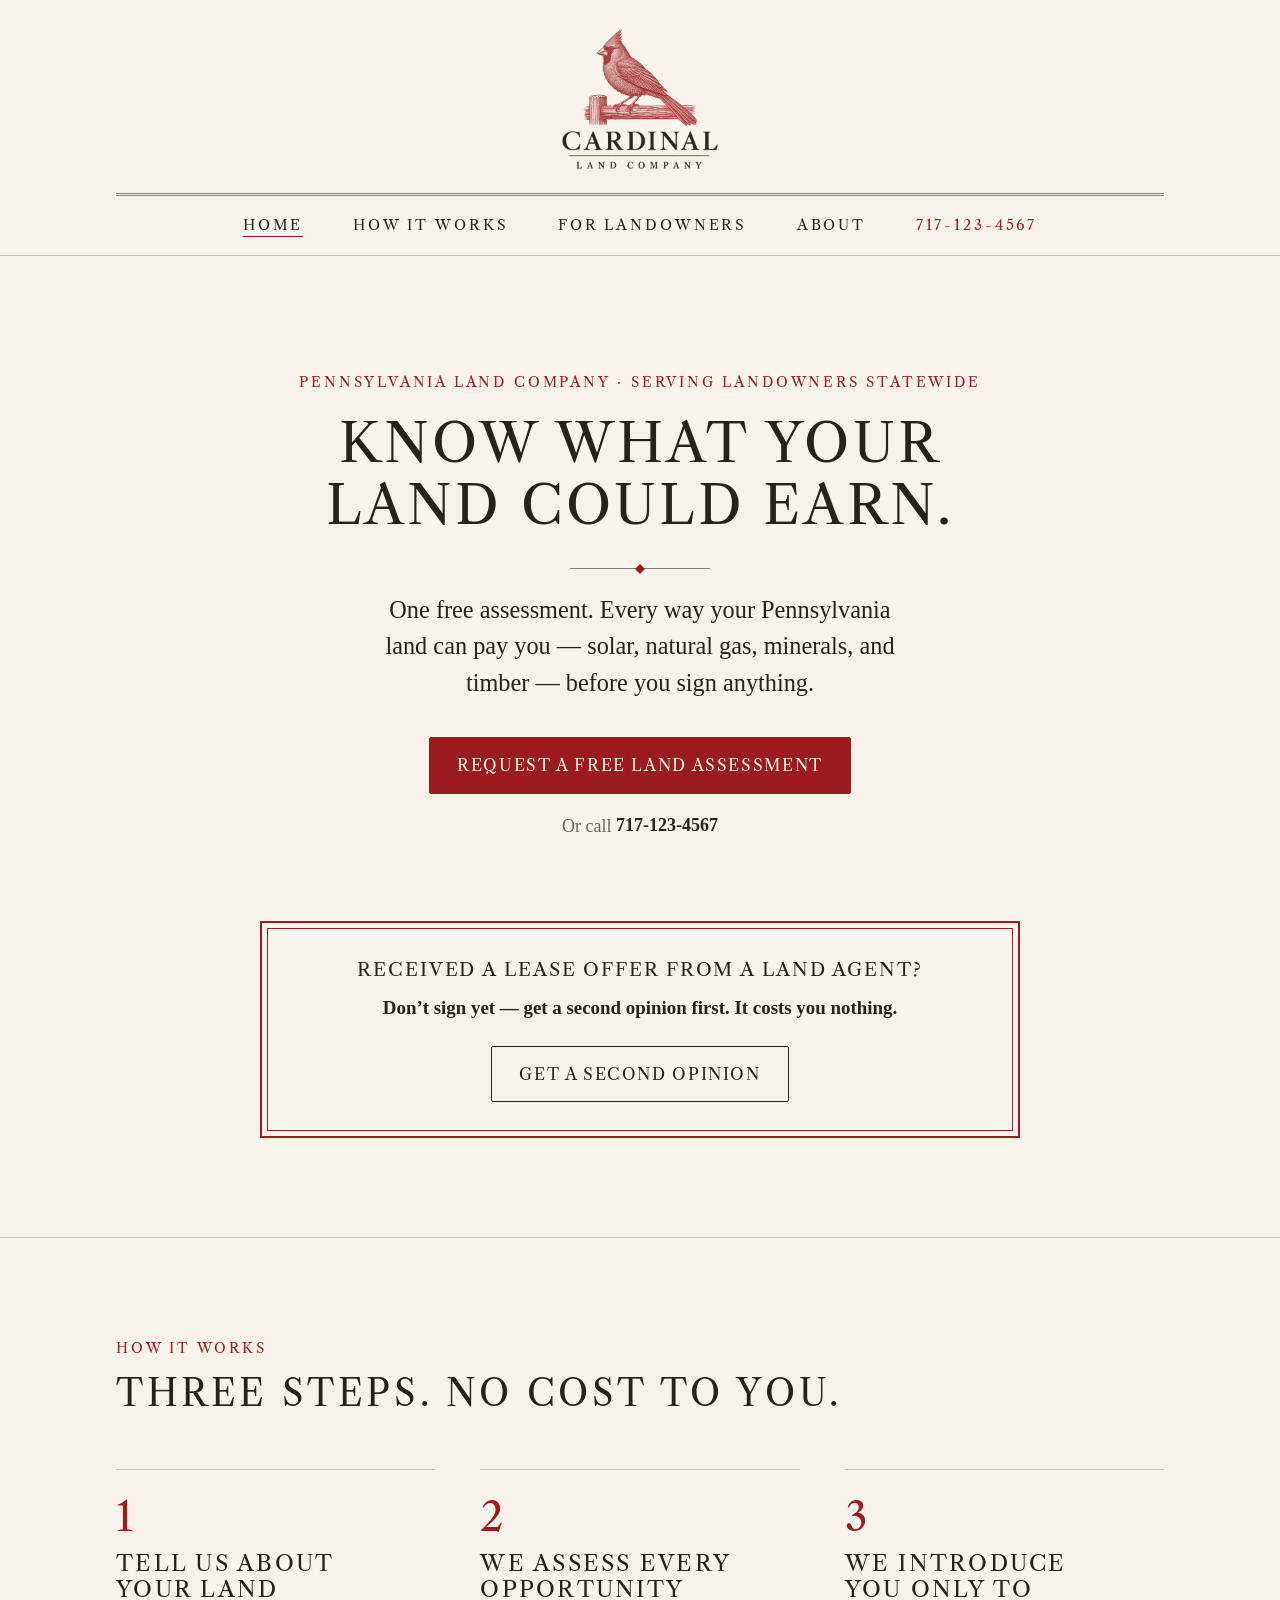
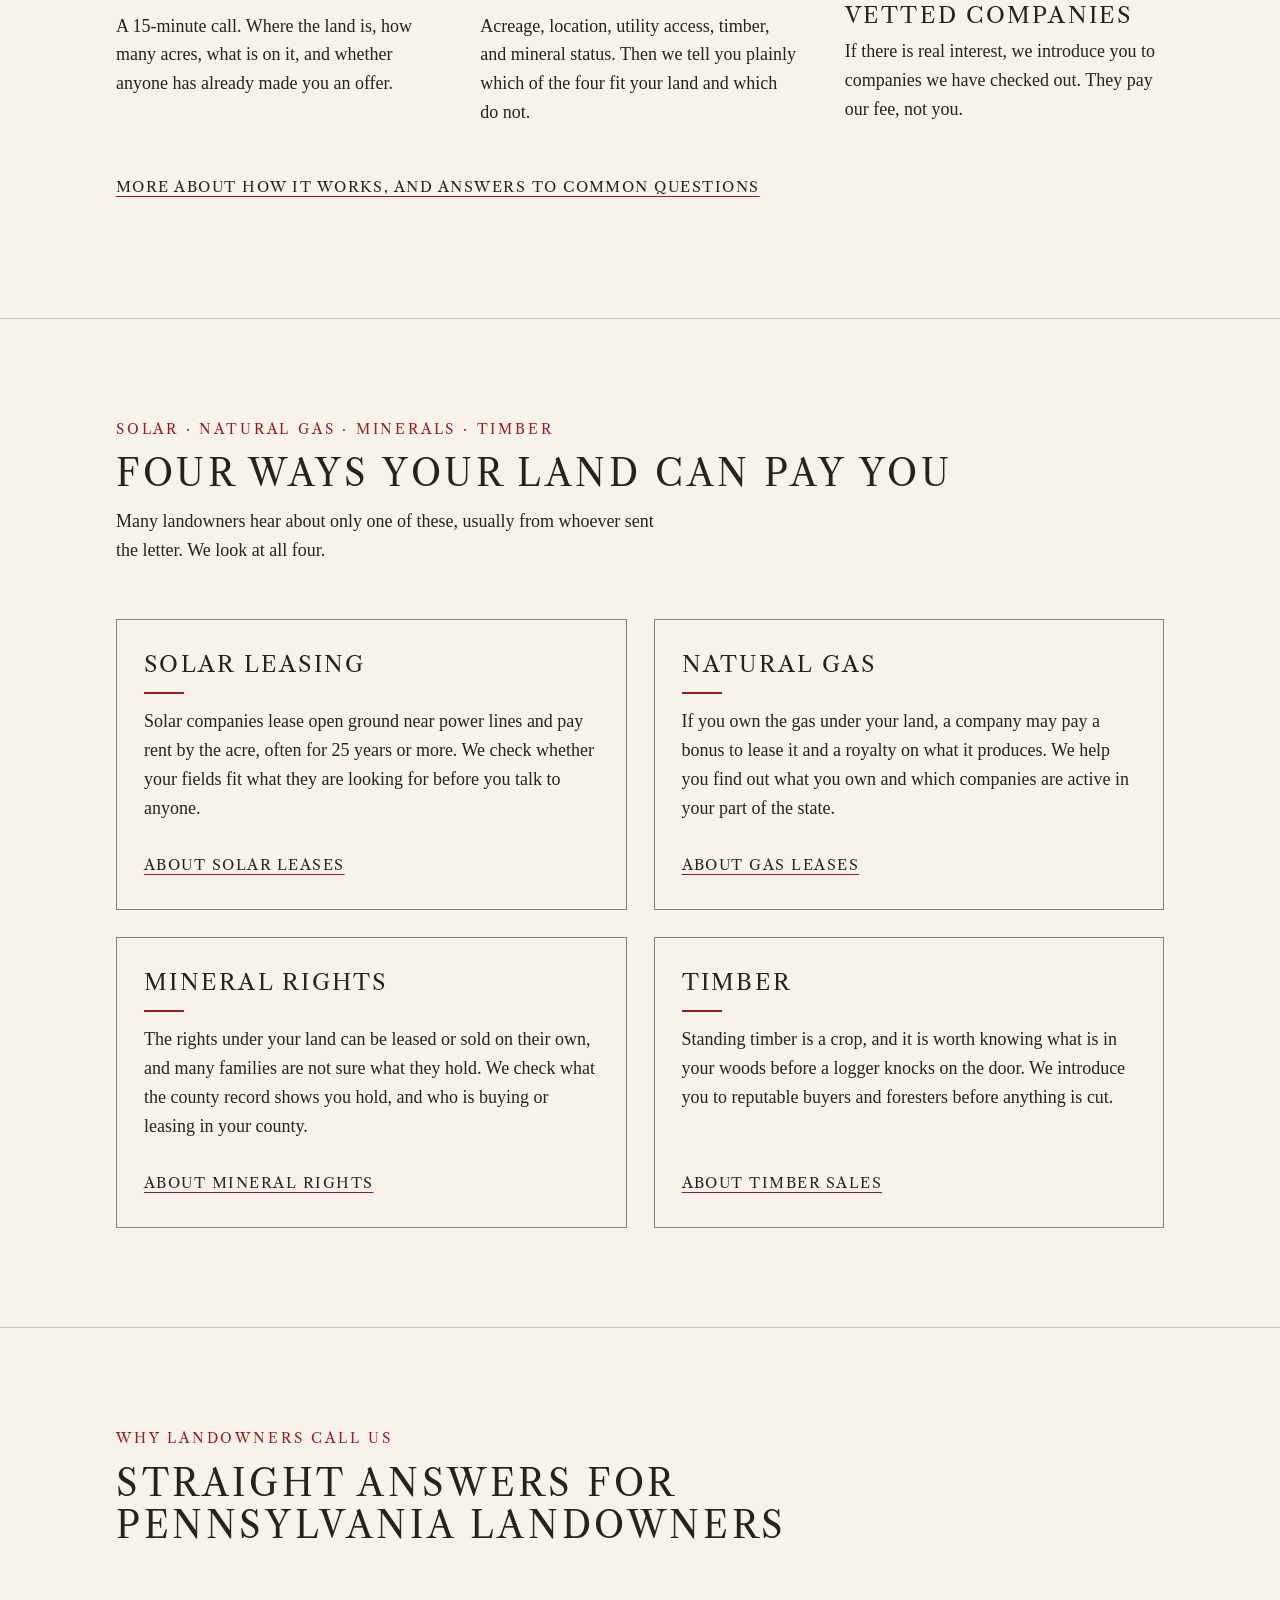
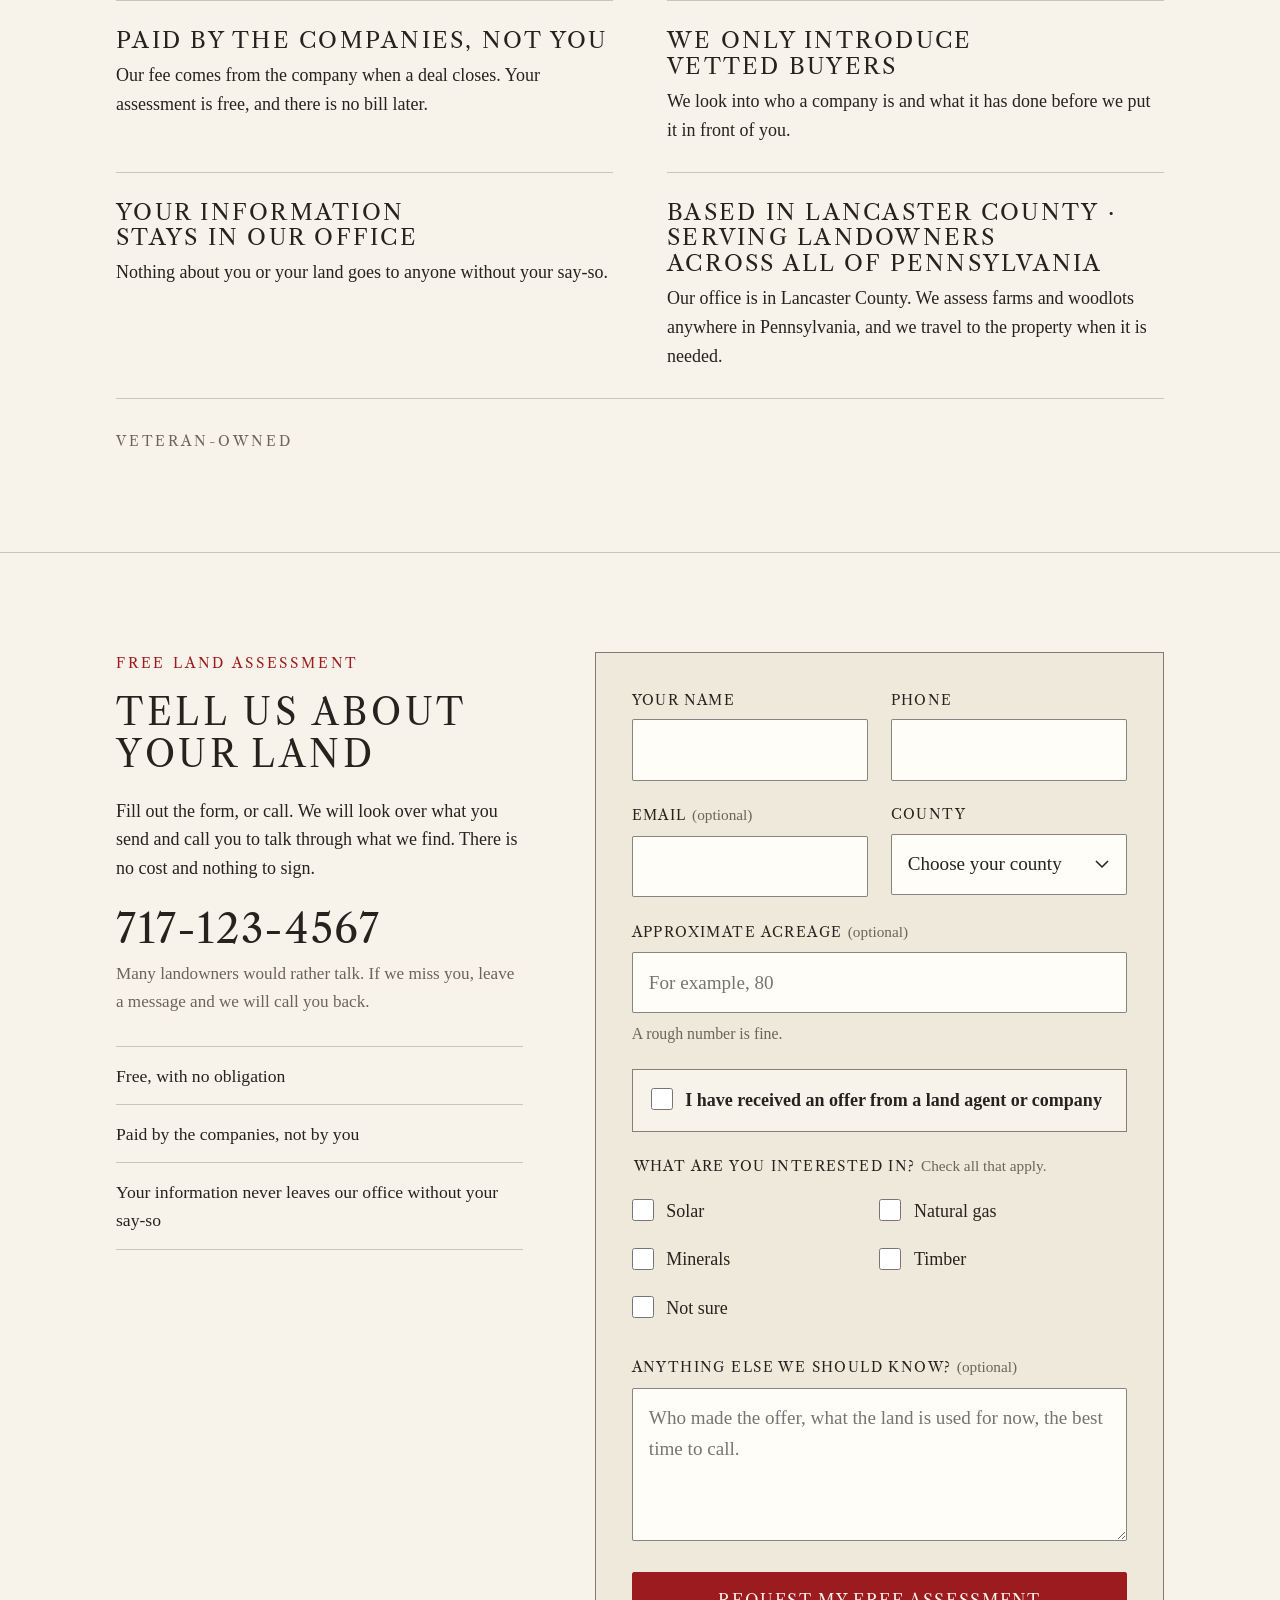
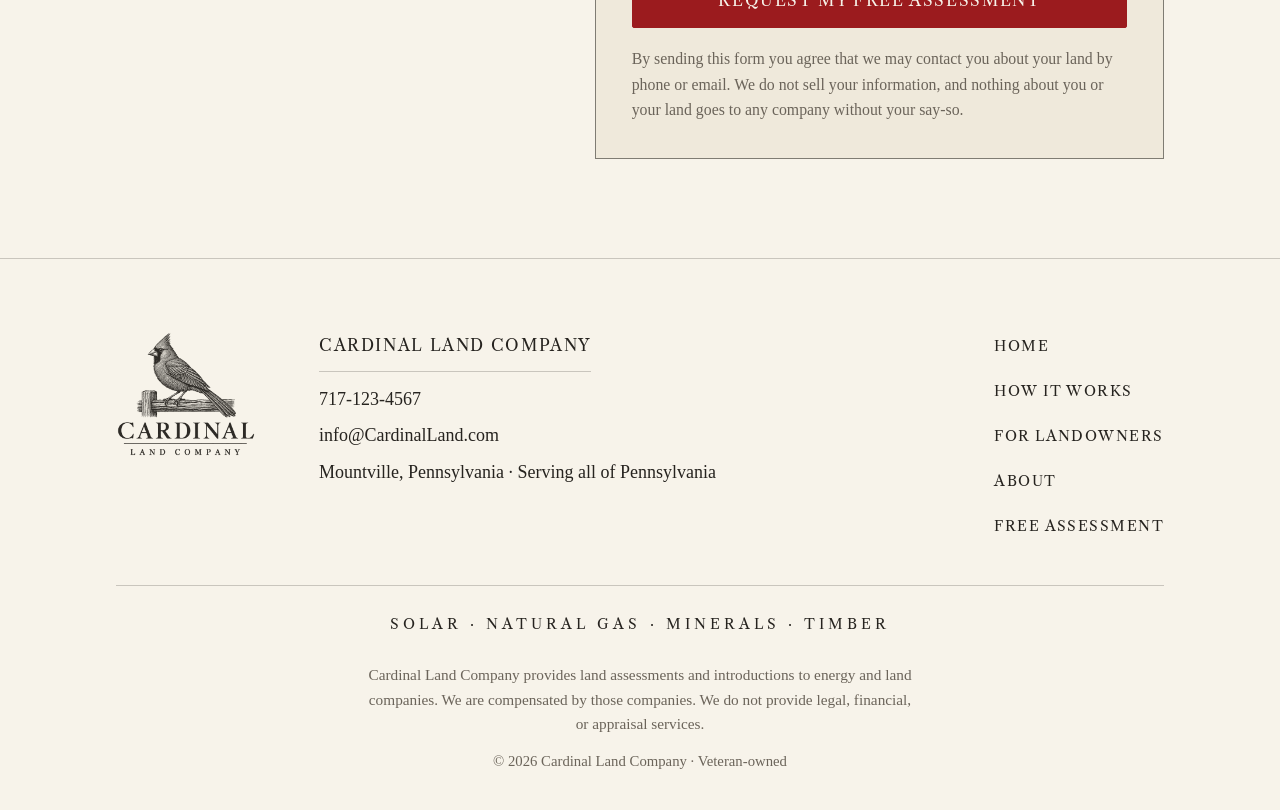
<file: index.html>
<!doctype html>
<html lang="en">
<head>
  <meta charset="utf-8">
  <meta name="viewport" content="width=device-width, initial-scale=1">
  <title>Know What Your PA Land Could Earn | Cardinal Land Company</title>
  <meta name="description" content="Free land assessment for Pennsylvania landowners. Solar land lease, natural gas, mineral rights, timber: know what your land could earn before you sign.">
  <link rel="canonical" href="https://cardinalland.com/">

  <meta property="og:type" content="website">
  <meta property="og:site_name" content="Cardinal Land Company">
  <meta property="og:title" content="Know What Your Land Could Earn | Cardinal Land Company">
  <meta property="og:description" content="One free assessment. Every way your Pennsylvania land can pay you: solar, natural gas, minerals, and timber. Get a second opinion before you sign.">
  <meta property="og:url" content="https://cardinalland.com/">
  <meta property="og:image" content="https://cardinalland.com/assets/og-image.png">
  <meta property="og:image:width" content="1200">
  <meta property="og:image:height" content="630">
  <meta property="og:image:alt" content="Cardinal Land Company. An engraved cardinal perched on a fence rail above the company name.">
  <meta name="twitter:card" content="summary_large_image">
  <meta name="theme-color" content="#F7F3EA">

  <link rel="icon" href="favicon.ico" sizes="32x32">
  <link rel="icon" type="image/png" sizes="32x32" href="assets/favicon-32.png">
  <link rel="icon" type="image/png" sizes="192x192" href="assets/icon-192.png">
  <link rel="apple-touch-icon" href="assets/apple-touch-icon.png">

  <link rel="preload" href="assets/fonts/libre-caslon-text-regular.woff2" as="font" type="font/woff2" crossorigin>
  <link rel="stylesheet" href="styles.css">
  <noscript><style>.site-nav { display: block; } .nav-toggle { display: none; }</style></noscript>

  <script type="application/ld+json">
  {
    "@context": "https://schema.org",
    "@type": "ProfessionalService",
    "name": "Cardinal Land Company",
    "url": "https://cardinalland.com/",
    "logo": "https://cardinalland.com/assets/logo-red-lockup.png",
    "image": "https://cardinalland.com/assets/og-image.png",
    "description": "Land company serving landowners across all of Pennsylvania. Free land assessments for solar land leases, natural gas, mineral rights, and timber, with introductions to vetted energy and land companies. Compensated by the companies, not the landowner.",
    "telephone": "717-123-4567",
    "email": "info@CardinalLand.com",
    "address": {
      "@type": "PostalAddress",
      "addressLocality": "Mountville",
      "addressRegion": "PA",
      "addressCountry": "US"
    },
    "areaServed": { "@type": "State", "name": "Pennsylvania" },
    "knowsAbout": ["Solar leasing", "Natural gas leasing", "Mineral rights", "Timber sales"]
  }
  </script>
</head>
<body class="has-mobile-bar">
  <a class="skip-link" href="#main">Skip to content</a>

  <header class="site-header">
    <div class="container header-inner">
      <button class="nav-toggle" type="button" aria-expanded="false" aria-controls="site-nav">
        <span class="bars" aria-hidden="true"></span>
        <span class="nav-toggle-label">Menu</span>
      </button>
      <a class="brand" href="index.html" aria-label="Cardinal Land Company, home">
        <img src="assets/logo-red-lockup.png" alt="Cardinal Land Company" width="480" height="431" fetchpriority="high" decoding="async">
      </a>
      <a class="header-phone" href="tel:717-123-4567">Call<span class="num"> 717-123-4567</span></a>
      <nav class="site-nav" id="site-nav" aria-label="Main">
        <ul>
          <li><a href="index.html" aria-current="page">Home</a></li>
          <li><a href="how-it-works.html">How It Works</a></li>
          <li><a href="landowners.html">For Landowners</a></li>
          <li><a href="about.html">About</a></li>
          <li class="nav-phone"><a href="tel:717-123-4567">717-123-4567</a></li>
        </ul>
      </nav>
    </div>
  </header>

  <main id="main">

    <!-- Hero -->
    <section class="hero">
      <div class="container">
        <p class="eyebrow">Pennsylvania land company<span class="sep">&nbsp;&middot; </span><span class="sep-tail">Serving landowners statewide</span></p>
        <h1>Know what your land could earn.</h1>
        <hr class="rule-red center" aria-hidden="true">
        <p class="lede">One free assessment. Every way your Pennsylvania land can pay you &mdash; solar, natural gas, minerals, and timber &mdash; before you sign anything.</p>
        <div class="hero-actions">
          <a class="btn btn-primary" href="#assessment">Request a Free Land Assessment</a>
          <p class="hero-phone">Or call <a href="tel:717-123-4567">717-123-4567</a></p>
        </div>
      </div>
    </section>

    <!-- Lease-offer callout -->
    <section class="callout-section" aria-labelledby="callout-title">
      <div class="container">
        <aside class="callout">
          <p class="callout-title" id="callout-title">Received a lease offer from a land agent?</p>
          <p><strong>Don&rsquo;t sign yet &mdash; get a second opinion first. It costs you nothing.</strong></p>
          <a class="btn" href="#assessment" data-prefill-offer>Get a second opinion</a>
        </aside>
      </div>
    </section>

    <!-- How it works -->
    <section class="section" id="how-it-works" aria-labelledby="how-title">
      <div class="container">
        <div class="section-head">
          <p class="eyebrow">How it works</p>
          <h2 id="how-title">Three steps. No cost to you.</h2>
        </div>
        <ol class="steps">
          <li class="step">
            <span class="step-num" aria-hidden="true">1</span>
            <h3>Tell us about your land</h3>
            <p>A 15-minute call. Where the land is, how many acres, what is on it, and whether anyone has already made you an offer.</p>
          </li>
          <li class="step">
            <span class="step-num" aria-hidden="true">2</span>
            <h3>We assess every opportunity</h3>
            <p>Acreage, location, utility access, timber, and mineral status. Then we tell you plainly which of the four fit your land and which do not.</p>
          </li>
          <li class="step">
            <span class="step-num" aria-hidden="true">3</span>
            <h3>We introduce you only to vetted companies</h3>
            <p>If there is real interest, we introduce you to companies we have checked out. They pay our fee, not you.</p>
          </li>
        </ol>
        <p class="section-foot"><a class="text-link" href="how-it-works.html">More about how it works, and answers to common questions</a></p>
      </div>
    </section>

    <!-- Four verticals -->
    <section class="section" id="land-uses" aria-labelledby="uses-title">
      <div class="container">
        <div class="section-head">
          <p class="eyebrow">Solar&nbsp;&middot; Natural gas&nbsp;&middot; Minerals&nbsp;&middot; Timber</p>
          <h2 id="uses-title">Four ways your land can pay you</h2>
          <p class="measure">Many landowners hear about only one of these, usually from whoever sent the letter. We look at all four.</p>
        </div>
        <ul class="cards">
          <li class="card">
            <h3>Solar Leasing</h3>
            <p>Solar companies lease open ground near power lines and pay rent by the acre, often for 25 years or more. We check whether your fields fit what they are looking for before you talk to anyone.</p>
            <a class="text-link" href="landowners.html#solar">About solar leases</a>
          </li>
          <li class="card">
            <h3>Natural Gas</h3>
            <p>If you own the gas under your land, a company may pay a bonus to lease it and a royalty on what it produces. We help you find out what you own and which companies are active in your part of the state.</p>
            <a class="text-link" href="landowners.html#natural-gas">About gas leases</a>
          </li>
          <li class="card">
            <h3>Mineral Rights</h3>
            <p>The rights under your land can be leased or sold on their own, and many families are not sure what they hold. We check what the county record shows you hold, and who is buying or leasing in your county.</p>
            <a class="text-link" href="landowners.html#minerals">About mineral rights</a>
          </li>
          <li class="card">
            <h3>Timber</h3>
            <p>Standing timber is a crop, and it is worth knowing what is in your woods before a logger knocks on the door. We introduce you to reputable buyers and foresters before anything is cut.</p>
            <a class="text-link" href="landowners.html#timber">About timber sales</a>
          </li>
        </ul>
      </div>
    </section>

    <!-- Trust -->
    <section class="section" id="why" aria-labelledby="why-title">
      <div class="container">
        <div class="section-head">
          <p class="eyebrow">Why landowners call us</p>
          <h2 id="why-title">Straight answers for Pennsylvania landowners</h2>
        </div>
        <ul class="trust">
          <li>
            <h3>Paid by the companies, not you</h3>
            <p>Our fee comes from the company when a deal closes. Your assessment is free, and there is no bill later.</p>
          </li>
          <li>
            <h3>We only introduce vetted buyers</h3>
            <p>We look into who a company is and what it has done before we put it in front of you.</p>
          </li>
          <li>
            <h3>Your information stays in our office</h3>
            <p>Nothing about you or your land goes to anyone without your say-so.</p>
          </li>
          <li>
            <h3>Based in Lancaster County<span class="sep">&nbsp;&middot; </span><span class="sep-tail">Serving landowners across all of Pennsylvania</span></h3>
            <p>Our office is in Lancaster County. We assess farms and woodlots anywhere in Pennsylvania, and we travel to the property when it is needed.</p>
          </li>
        </ul>
        <p class="quiet">Veteran-owned</p>
      </div>
    </section>

    <!-- Assessment request -->
    <section class="section" id="assessment" aria-labelledby="assessment-title">
      <div class="container form-grid" id="offer">
        <div class="form-aside">
          <p class="eyebrow">Free land assessment</p>
          <h2 id="assessment-title">Tell us about your land</h2>
          <p>Fill out the form, or call. We will look over what you send and call you to talk through what we find. There is no cost and nothing to sign.</p>
          <p class="big-phone"><a href="tel:717-123-4567">717-123-4567</a></p>
          <p class="phone-note">Many landowners would rather talk. If we miss you, leave a message and we will call you back.</p>
          <ul class="assurances">
            <li>Free, with no obligation</li>
            <li>Paid by the companies, not by you</li>
            <li>Your information never leaves our office without your say-so</li>
          </ul>
        </div>

        <div id="form-wrap">
          <!-- TODO: Replace YOUR_FORM_ID with your Formspree form ID (https://formspree.io).
               Create a form in Formspree, copy its endpoint, and paste it into the action below.
               Set the notification address in Formspree to info@CardinalLand.com. -->
          <form class="form" id="assessment-form" action="https://formspree.io/f/YOUR_FORM_ID" method="POST">
            <input type="hidden" name="_subject" value="New land assessment request from CardinalLand.com">
            <p class="honeypot" aria-hidden="true">
              <label for="gotcha">Leave this field empty</label>
              <input type="text" id="gotcha" name="_gotcha" tabindex="-1" autocomplete="off">
            </p>

            <div class="form-row">
              <div class="field">
                <label for="name">Your name</label>
                <input class="input" type="text" id="name" name="name" autocomplete="name" required>
              </div>
              <div class="field">
                <label for="phone">Phone</label>
                <input class="input" type="tel" id="phone" name="phone" autocomplete="tel" inputmode="tel" required>
              </div>
            </div>

            <div class="form-row">
              <div class="field">
                <label for="email">Email <span class="optional">(optional)</span></label>
                <input class="input" type="email" id="email" name="email" autocomplete="email" inputmode="email">
              </div>
              <div class="field">
                <label for="county">County</label>
                <select class="select" id="county" name="county" required>
                  <option value="" selected disabled>Choose your county</option>
                  <option value="Adams">Adams</option>
                  <option value="Allegheny">Allegheny</option>
                  <option value="Armstrong">Armstrong</option>
                  <option value="Beaver">Beaver</option>
                  <option value="Bedford">Bedford</option>
                  <option value="Berks">Berks</option>
                  <option value="Blair">Blair</option>
                  <option value="Bradford">Bradford</option>
                  <option value="Bucks">Bucks</option>
                  <option value="Butler">Butler</option>
                  <option value="Cambria">Cambria</option>
                  <option value="Cameron">Cameron</option>
                  <option value="Carbon">Carbon</option>
                  <option value="Centre">Centre</option>
                  <option value="Chester">Chester</option>
                  <option value="Clarion">Clarion</option>
                  <option value="Clearfield">Clearfield</option>
                  <option value="Clinton">Clinton</option>
                  <option value="Columbia">Columbia</option>
                  <option value="Crawford">Crawford</option>
                  <option value="Cumberland">Cumberland</option>
                  <option value="Dauphin">Dauphin</option>
                  <option value="Delaware">Delaware</option>
                  <option value="Elk">Elk</option>
                  <option value="Erie">Erie</option>
                  <option value="Fayette">Fayette</option>
                  <option value="Forest">Forest</option>
                  <option value="Franklin">Franklin</option>
                  <option value="Fulton">Fulton</option>
                  <option value="Greene">Greene</option>
                  <option value="Huntingdon">Huntingdon</option>
                  <option value="Indiana">Indiana</option>
                  <option value="Jefferson">Jefferson</option>
                  <option value="Juniata">Juniata</option>
                  <option value="Lackawanna">Lackawanna</option>
                  <option value="Lancaster">Lancaster</option>
                  <option value="Lawrence">Lawrence</option>
                  <option value="Lebanon">Lebanon</option>
                  <option value="Lehigh">Lehigh</option>
                  <option value="Luzerne">Luzerne</option>
                  <option value="Lycoming">Lycoming</option>
                  <option value="McKean">McKean</option>
                  <option value="Mercer">Mercer</option>
                  <option value="Mifflin">Mifflin</option>
                  <option value="Monroe">Monroe</option>
                  <option value="Montgomery">Montgomery</option>
                  <option value="Montour">Montour</option>
                  <option value="Northampton">Northampton</option>
                  <option value="Northumberland">Northumberland</option>
                  <option value="Perry">Perry</option>
                  <option value="Philadelphia">Philadelphia</option>
                  <option value="Pike">Pike</option>
                  <option value="Potter">Potter</option>
                  <option value="Schuylkill">Schuylkill</option>
                  <option value="Snyder">Snyder</option>
                  <option value="Somerset">Somerset</option>
                  <option value="Sullivan">Sullivan</option>
                  <option value="Susquehanna">Susquehanna</option>
                  <option value="Tioga">Tioga</option>
                  <option value="Union">Union</option>
                  <option value="Venango">Venango</option>
                  <option value="Warren">Warren</option>
                  <option value="Washington">Washington</option>
                  <option value="Wayne">Wayne</option>
                  <option value="Westmoreland">Westmoreland</option>
                  <option value="Wyoming">Wyoming</option>
                  <option value="York">York</option>
                  <option value="Not sure">Not sure</option>
                  <option value="Outside Pennsylvania">Outside Pennsylvania</option>
                </select>
              </div>
            </div>

            <div class="field">
              <label for="acreage">Approximate acreage <span class="optional">(optional)</span></label>
              <input class="input" type="text" id="acreage" name="acreage" inputmode="decimal" autocomplete="off" placeholder="For example, 80" aria-describedby="acreage-hint">
              <span class="hint" id="acreage-hint">A rough number is fine.</span>
            </div>

            <div class="field">
              <label class="check check-offer">
                <input type="checkbox" id="received-offer" name="received_offer" value="Yes">
                <span>I have received an offer from a land agent or company</span>
              </label>
            </div>

            <fieldset class="fieldset">
              <legend>What are you interested in? <span class="optional">Check all that apply.</span></legend>
              <div class="checks cols">
                <label class="check"><input type="checkbox" name="interest" value="Solar"><span>Solar</span></label>
                <label class="check"><input type="checkbox" name="interest" value="Natural gas"><span>Natural gas</span></label>
                <label class="check"><input type="checkbox" name="interest" value="Minerals"><span>Minerals</span></label>
                <label class="check"><input type="checkbox" name="interest" value="Timber"><span>Timber</span></label>
                <label class="check"><input type="checkbox" name="interest" value="Not sure"><span>Not sure</span></label>
              </div>
            </fieldset>

            <div class="field">
              <label for="message">Anything else we should know? <span class="optional">(optional)</span></label>
              <textarea class="textarea" id="message" name="message" rows="4" placeholder="Who made the offer, what the land is used for now, the best time to call."></textarea>
            </div>

            <button class="btn btn-primary btn-block" type="submit">Request My Free Assessment</button>
            <p class="form-status" id="form-status" role="status" aria-live="polite"></p>
            <p class="form-footnote">By sending this form you agree that we may contact you about your land by phone or email. We do not sell your information, and nothing about you or your land goes to any company without your say-so.</p>
          </form>
        </div>
      </div>
    </section>

  </main>

  <footer class="site-footer">
    <div class="container">
      <div class="footer-grid">
        <div class="footer-brand">
          <img src="assets/logo-charcoal-lockup.png" alt="Cardinal Land Company" width="480" height="431" loading="lazy" decoding="async">
        </div>
        <div class="footer-contact">
          <p><strong>Cardinal Land Company</strong></p>
          <p><a href="tel:717-123-4567">717-123-4567</a></p>
          <p><a href="mailto:info@CardinalLand.com">info@CardinalLand.com</a></p>
          <p>Mountville, Pennsylvania&nbsp;&middot; <span class="nowrap">Serving all of Pennsylvania</span></p>
        </div>
        <nav class="footer-nav" aria-label="Footer">
          <ul>
            <li><a href="index.html">Home</a></li>
            <li><a href="how-it-works.html">How It Works</a></li>
            <li><a href="landowners.html">For Landowners</a></li>
            <li><a href="about.html">About</a></li>
            <li><a href="index.html#assessment">Free Assessment</a></li>
          </ul>
        </nav>
      </div>
      <p class="service-line">Solar&nbsp;&middot; Natural Gas&nbsp;&middot; Minerals&nbsp;&middot; Timber</p>
      <p class="disclaimer">Cardinal Land Company provides land assessments and introductions to energy and land companies. We are compensated by those companies. We do not provide legal, financial, or appraisal services.</p>
      <p class="copyright">&copy; 2026 Cardinal Land Company &middot; Veteran-owned</p>
    </div>
  </footer>

  <nav class="mobile-bar" aria-label="Quick contact">
    <a class="btn" href="tel:717-123-4567">Call 717-123-4567</a>
    <a class="btn btn-primary" href="#assessment">Free Assessment</a>
  </nav>

  <script src="main.js" defer></script>
</body>
</html>
</file>
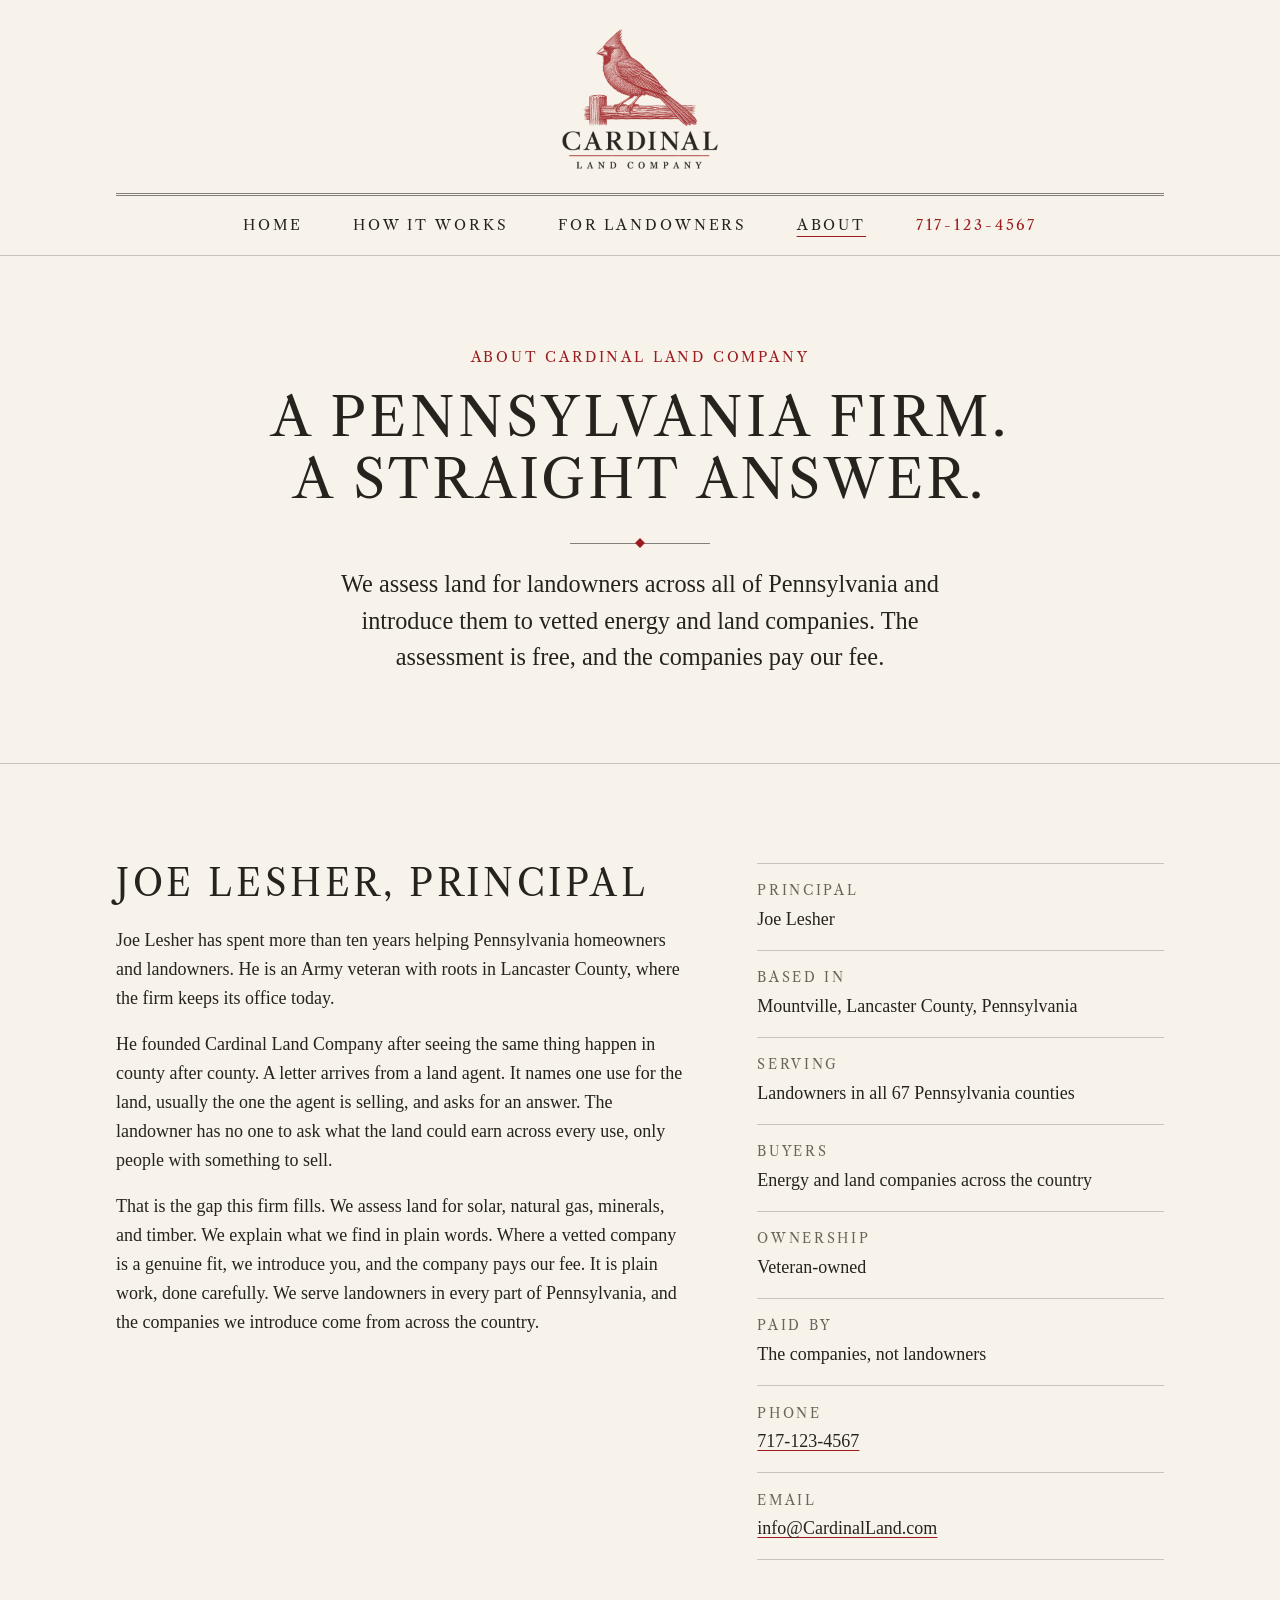
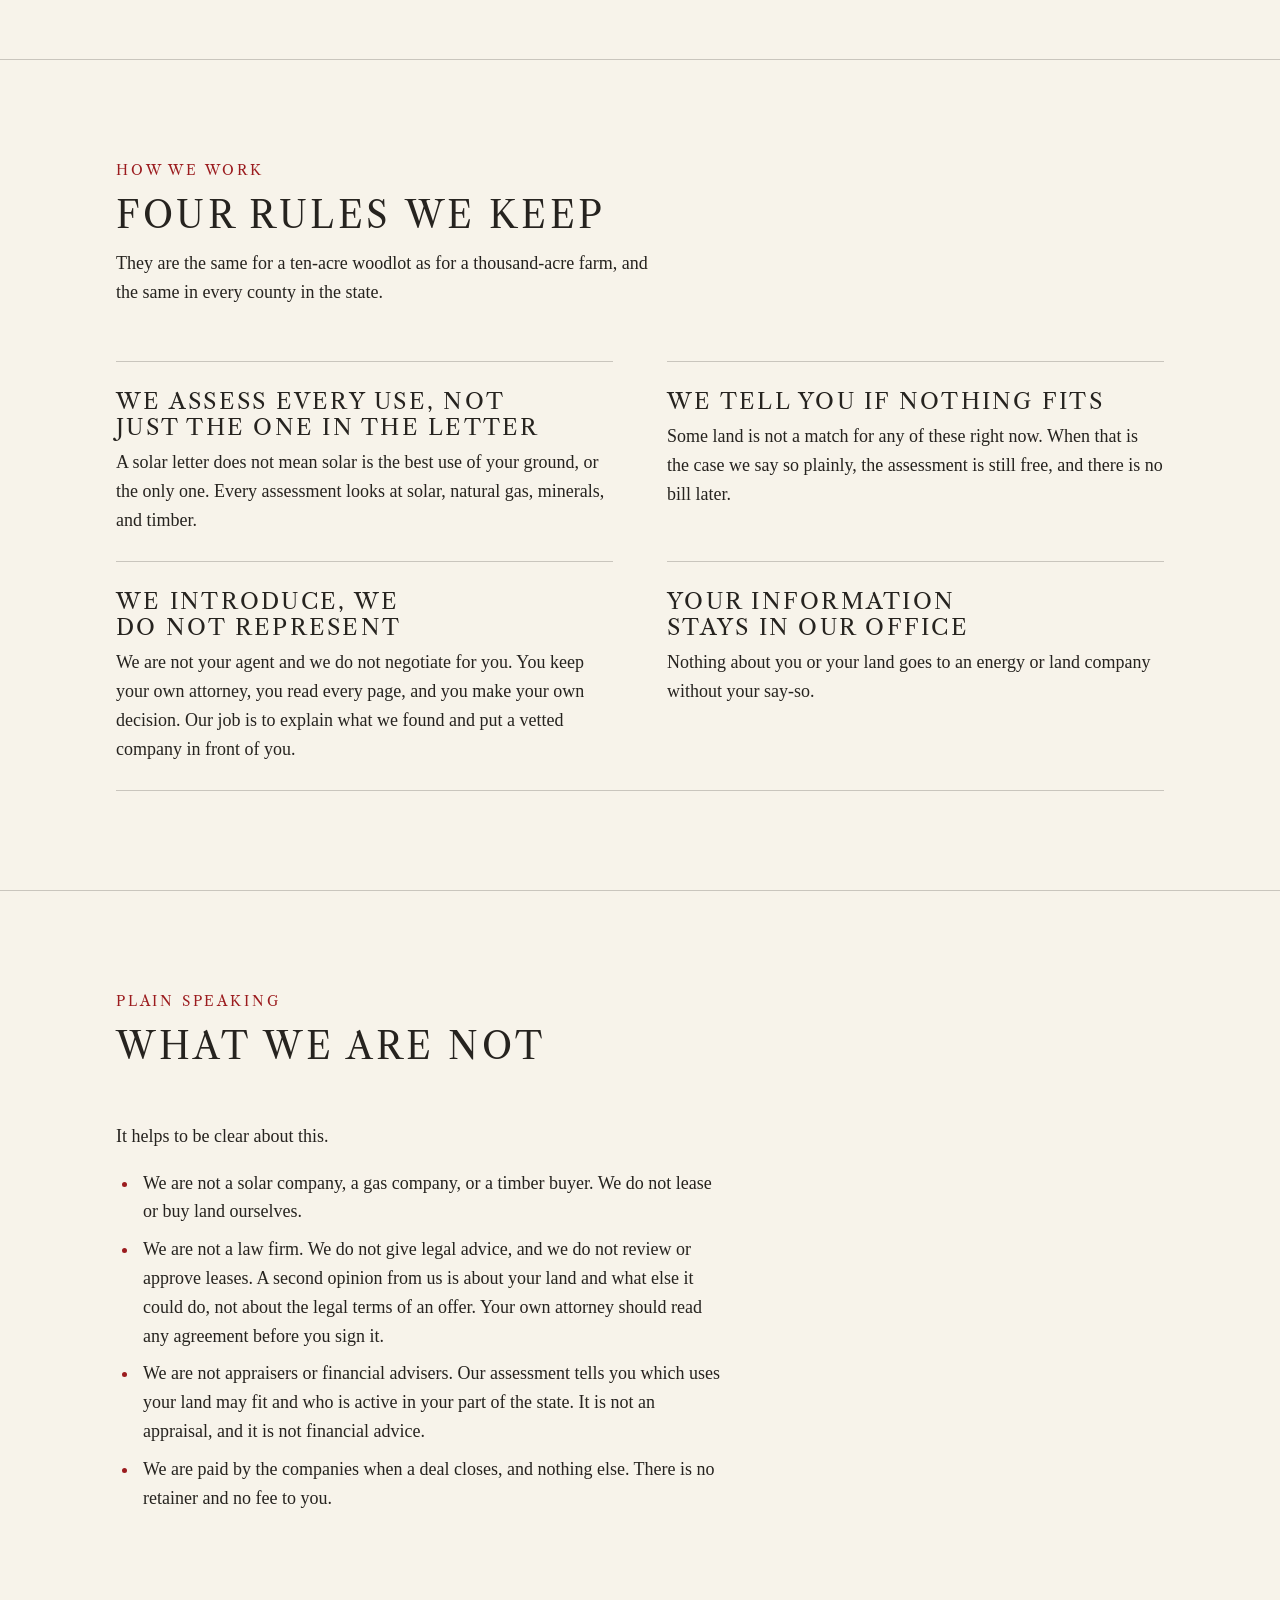
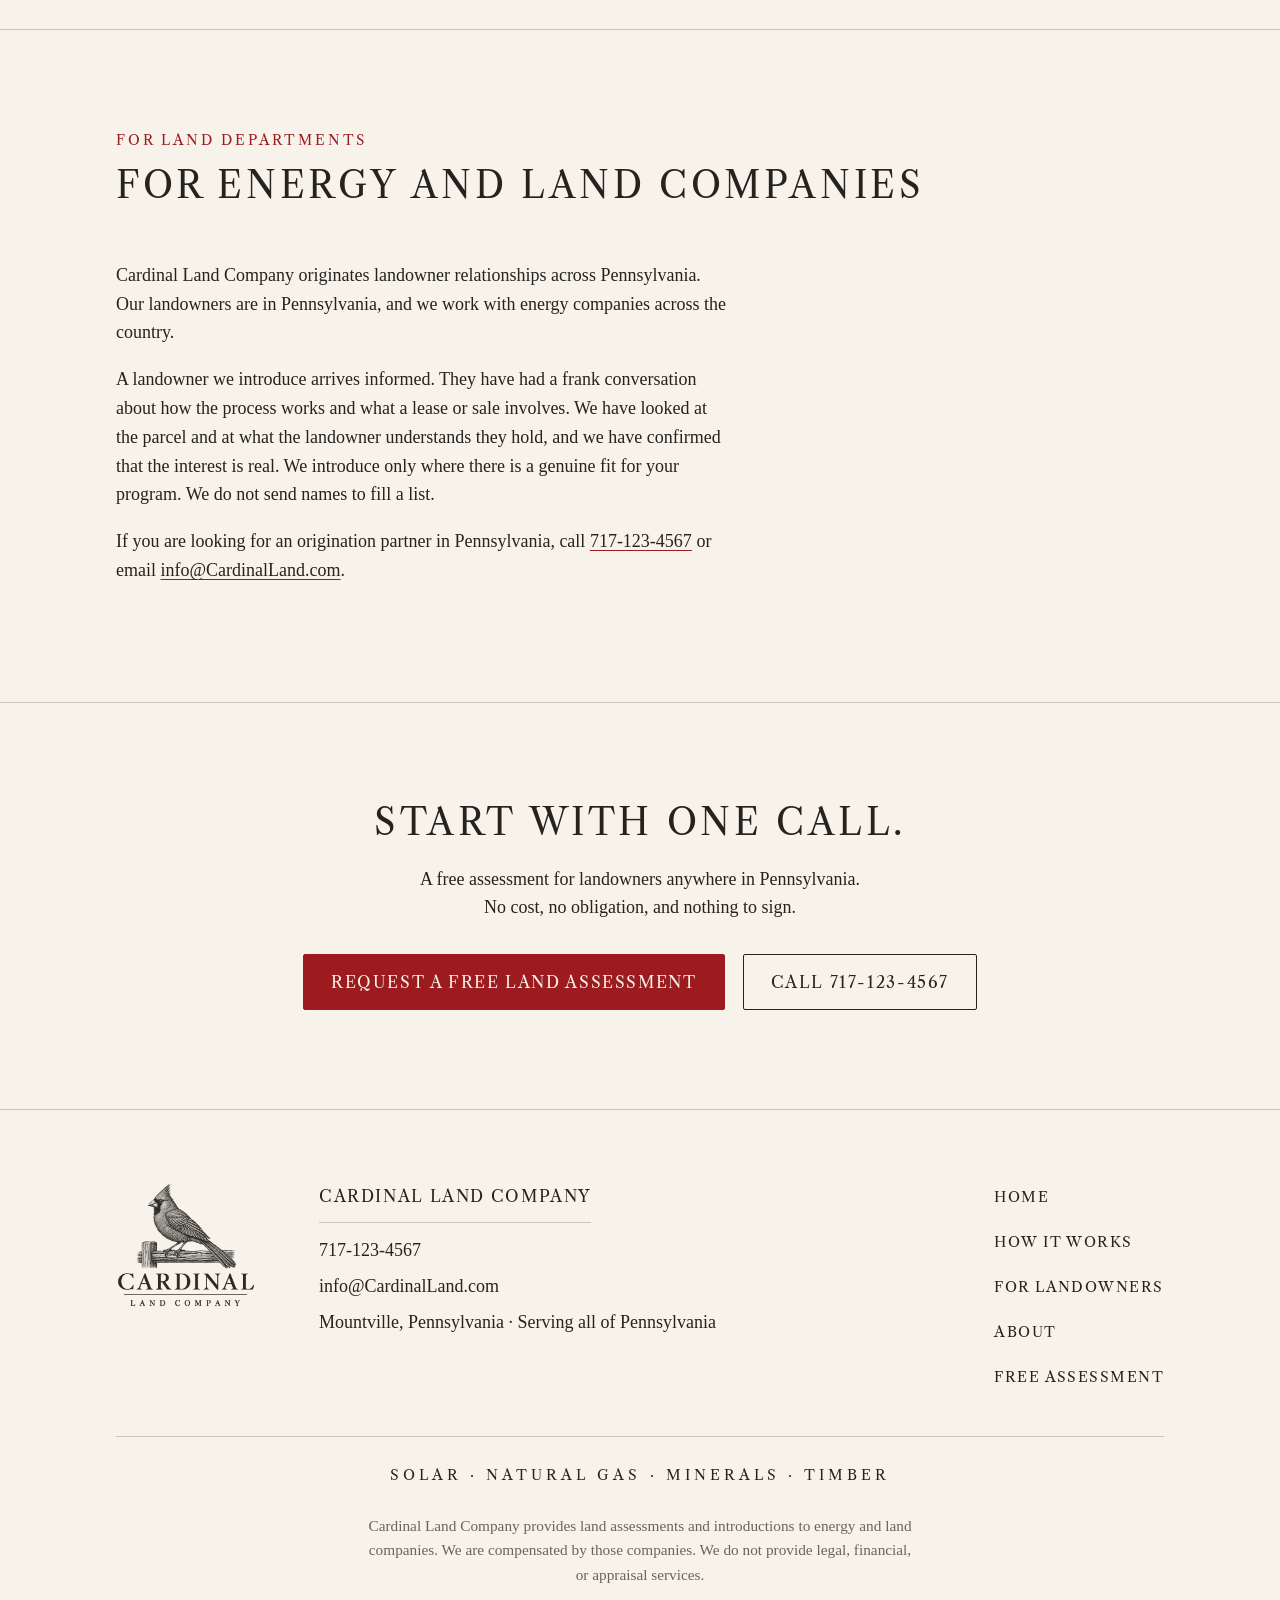
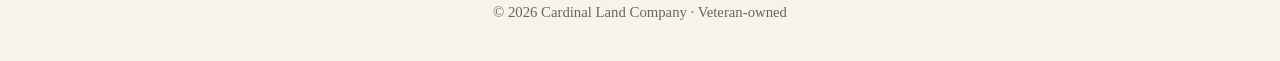
<file: about.html>
<!doctype html>
<html lang="en">
<head>
  <meta charset="utf-8">
  <meta name="viewport" content="width=device-width, initial-scale=1">
  <title>About Cardinal Land Company | Pennsylvania Land Assessments</title>
  <meta name="description" content="Veteran-owned Pennsylvania land company led by Joe Lesher, with more than ten years helping PA homeowners and landowners. Free land assessments statewide.">
  <link rel="canonical" href="https://cardinalland.com/about.html">

  <meta property="og:type" content="website">
  <meta property="og:site_name" content="Cardinal Land Company">
  <meta property="og:title" content="About Cardinal Land Company | Pennsylvania Land Assessments">
  <meta property="og:description" content="Veteran-owned and based in Mountville, Pennsylvania. We assess land for landowners across all of Pennsylvania and introduce them to vetted energy and land companies, which pay our fee.">
  <meta property="og:url" content="https://cardinalland.com/about.html">
  <meta property="og:image" content="https://cardinalland.com/assets/og-image.png">
  <meta property="og:image:width" content="1200">
  <meta property="og:image:height" content="630">
  <meta property="og:image:alt" content="Cardinal Land Company. An engraved cardinal perched on a fence rail above the company name.">
  <meta name="twitter:card" content="summary_large_image">
  <meta name="theme-color" content="#F7F3EA">

  <link rel="icon" href="favicon.ico" sizes="32x32">
  <link rel="icon" type="image/png" sizes="32x32" href="assets/favicon-32.png">
  <link rel="icon" type="image/png" sizes="192x192" href="assets/icon-192.png">
  <link rel="apple-touch-icon" href="assets/apple-touch-icon.png">

  <link rel="preload" href="assets/fonts/libre-caslon-text-regular.woff2" as="font" type="font/woff2" crossorigin>
  <link rel="stylesheet" href="styles.css">
  <noscript><style>.site-nav { display: block; } .nav-toggle { display: none; }</style></noscript>

  <script type="application/ld+json">
  {
    "@context": "https://schema.org",
    "@type": "AboutPage",
    "name": "About Cardinal Land Company",
    "url": "https://cardinalland.com/about.html",
    "mainEntity": {
      "@type": "Organization",
      "name": "Cardinal Land Company",
      "url": "https://cardinalland.com/",
      "logo": "https://cardinalland.com/assets/logo-red-lockup.png",
      "description": "Veteran-owned land company based in Mountville, Pennsylvania, serving landowners across all of Pennsylvania. Free land assessments for solar land leases, natural gas, mineral rights, and timber, with introductions to vetted energy and land companies. Compensated by the companies, not the landowner.",
      "telephone": "717-123-4567",
      "email": "info@CardinalLand.com",
      "address": {
        "@type": "PostalAddress",
        "addressLocality": "Mountville",
        "addressRegion": "PA",
        "addressCountry": "US"
      },
      "areaServed": { "@type": "State", "name": "Pennsylvania" },
      "founder": { "@type": "Person", "name": "Joe Lesher", "jobTitle": "Principal" }
    }
  }
  </script>
</head>
<body class="has-mobile-bar">
  <a class="skip-link" href="#main">Skip to content</a>

  <header class="site-header">
    <div class="container header-inner">
      <button class="nav-toggle" type="button" aria-expanded="false" aria-controls="site-nav">
        <span class="bars" aria-hidden="true"></span>
        <span class="nav-toggle-label">Menu</span>
      </button>
      <a class="brand" href="index.html" aria-label="Cardinal Land Company, home">
        <img src="assets/logo-red-lockup.png" alt="Cardinal Land Company" width="480" height="431" fetchpriority="high" decoding="async">
      </a>
      <a class="header-phone" href="tel:717-123-4567">Call<span class="num"> 717-123-4567</span></a>
      <nav class="site-nav" id="site-nav" aria-label="Main">
        <ul>
          <li><a href="index.html">Home</a></li>
          <li><a href="how-it-works.html">How It Works</a></li>
          <li><a href="landowners.html">For Landowners</a></li>
          <li><a href="about.html" aria-current="page">About</a></li>
          <li class="nav-phone"><a href="tel:717-123-4567">717-123-4567</a></li>
        </ul>
      </nav>
    </div>
  </header>

  <main id="main">

    <!-- Page title -->
    <section class="page-title" aria-labelledby="about-title">
      <div class="container">
        <p class="eyebrow">About Cardinal Land Company</p>
        <h1 id="about-title">A Pennsylvania firm. A straight answer.</h1>
        <hr class="rule-red center" aria-hidden="true">
        <p class="lede">We assess land for landowners across all of Pennsylvania and introduce them to vetted energy and land companies. The assessment is free, and the companies pay our fee.</p>
      </div>
    </section>

    <!-- Principal -->
    <section class="section" id="principal" aria-labelledby="principal-title">
      <div class="container">
        <div class="split">
          <div class="prose">
            <h2 id="principal-title">Joe Lesher, Principal</h2>
            <p>Joe Lesher has spent more than ten years helping Pennsylvania homeowners and landowners. He is an Army veteran with roots in Lancaster County, where the firm keeps its office today.</p>
            <p>He founded Cardinal Land Company after seeing the same thing happen in county after county. A letter arrives from a land agent. It names one use for the land, usually the one the agent is selling, and asks for an answer. The landowner has no one to ask what the land could earn across every use, only people with something to sell.</p>
            <p>That is the gap this firm fills. We assess land for solar, natural gas, minerals, and timber. We explain what we find in plain words. Where a vetted company is a genuine fit, we introduce you, and the company pays our fee. It is plain work, done carefully. We serve landowners in every part of Pennsylvania, and the companies we introduce come from across the country.</p>
          </div>
          <dl class="facts">
            <div>
              <dt>Principal</dt>
              <dd>Joe Lesher</dd>
            </div>
            <div>
              <dt>Based in</dt>
              <dd>Mountville, Lancaster County, Pennsylvania</dd>
            </div>
            <div>
              <dt>Serving</dt>
              <dd>Landowners in all 67 Pennsylvania counties</dd>
            </div>
            <div>
              <dt>Buyers</dt>
              <dd>Energy and land companies across the country</dd>
            </div>
            <div>
              <dt>Ownership</dt>
              <dd>Veteran-owned</dd>
            </div>
            <div>
              <dt>Paid by</dt>
              <dd>The companies, not landowners</dd>
            </div>
            <div>
              <dt>Phone</dt>
              <dd><a href="tel:717-123-4567">717-123-4567</a></dd>
            </div>
            <div>
              <dt>Email</dt>
              <dd><a href="mailto:info@CardinalLand.com">info@CardinalLand.com</a></dd>
            </div>
          </dl>
        </div>
      </div>
    </section>

    <!-- How we work -->
    <section class="section" id="how-we-work" aria-labelledby="how-title">
      <div class="container">
        <div class="section-head">
          <p class="eyebrow">How we work</p>
          <h2 id="how-title">Four rules we keep</h2>
          <p class="measure">They are the same for a ten-acre woodlot as for a thousand-acre farm, and the same in every county in the state.</p>
        </div>
        <ul class="trust">
          <li>
            <h3>We assess every use, not just the one in the letter</h3>
            <p>A solar letter does not mean solar is the best use of your ground, or the only one. Every assessment looks at solar, natural gas, minerals, and timber.</p>
          </li>
          <li>
            <h3>We tell you if nothing fits</h3>
            <p>Some land is not a match for any of these right now. When that is the case we say so plainly, the assessment is still free, and there is no bill later.</p>
          </li>
          <li>
            <h3>We introduce, we do not represent</h3>
            <p>We are not your agent and we do not negotiate for you. You keep your own attorney, you read every page, and you make your own decision. Our job is to explain what we found and put a vetted company in front of you.</p>
          </li>
          <li>
            <h3>Your information stays in our office</h3>
            <p>Nothing about you or your land goes to an energy or land company without your say-so.</p>
          </li>
        </ul>
      </div>
    </section>

    <!-- What we are not -->
    <section class="section" id="what-we-are-not" aria-labelledby="not-title">
      <div class="container">
        <div class="section-head">
          <p class="eyebrow">Plain speaking</p>
          <h2 id="not-title">What we are not</h2>
        </div>
        <div class="prose">
          <p>It helps to be clear about this.</p>
          <ul class="list">
            <li>We are not a solar company, a gas company, or a timber buyer. We do not lease or buy land ourselves.</li>
            <li>We are not a law firm. We do not give legal advice, and we do not review or approve leases. A second opinion from us is about your land and what else it could do, not about the legal terms of an offer. Your own attorney should read any agreement before you sign it.</li>
            <li>We are not appraisers or financial advisers. Our assessment tells you which uses your land may fit and who is active in your part of the state. It is not an appraisal, and it is not financial advice.</li>
            <li>We are paid by the companies when a deal closes, and nothing else. There is no retainer and no fee to you.</li>
          </ul>
        </div>
      </div>
    </section>

    <!-- For energy and land companies -->
    <section class="section" id="for-companies" aria-labelledby="companies-title">
      <div class="container">
        <div class="section-head">
          <p class="eyebrow">For land departments</p>
          <h2 id="companies-title">For energy and land companies</h2>
        </div>
        <div class="prose">
          <p>Cardinal Land Company originates landowner relationships across Pennsylvania. Our landowners are in Pennsylvania, and we work with energy companies across the country.</p>
          <p>A landowner we introduce arrives informed. They have had a frank conversation about how the process works and what a lease or sale involves. We have looked at the parcel and at what the landowner understands they hold, and we have confirmed that the interest is real. We introduce only where there is a genuine fit for your program. We do not send names to fill a list.</p>
          <p>If you are looking for an origination partner in Pennsylvania, call <a href="tel:717-123-4567">717-123-4567</a> or email <a href="mailto:info@CardinalLand.com">info@CardinalLand.com</a>.</p>
        </div>
      </div>
    </section>

    <!-- Closing call to action -->
    <section class="cta-band" aria-labelledby="cta-title">
      <div class="container">
        <h2 id="cta-title">Start with one call.</h2>
        <p>A free assessment for landowners anywhere in Pennsylvania. No cost, no obligation, and nothing to sign.</p>
        <div class="btn-row center">
          <a class="btn btn-primary" href="index.html#assessment">Request a Free Land Assessment</a>
          <a class="btn" href="tel:717-123-4567">Call 717-123-4567</a>
        </div>
      </div>
    </section>

  </main>

  <footer class="site-footer">
    <div class="container">
      <div class="footer-grid">
        <div class="footer-brand">
          <img src="assets/logo-charcoal-lockup.png" alt="Cardinal Land Company" width="480" height="431" loading="lazy" decoding="async">
        </div>
        <div class="footer-contact">
          <p><strong>Cardinal Land Company</strong></p>
          <p><a href="tel:717-123-4567">717-123-4567</a></p>
          <p><a href="mailto:info@CardinalLand.com">info@CardinalLand.com</a></p>
          <p>Mountville, Pennsylvania&nbsp;&middot; <span class="nowrap">Serving all of Pennsylvania</span></p>
        </div>
        <nav class="footer-nav" aria-label="Footer">
          <ul>
            <li><a href="index.html">Home</a></li>
            <li><a href="how-it-works.html">How It Works</a></li>
            <li><a href="landowners.html">For Landowners</a></li>
            <li><a href="about.html">About</a></li>
            <li><a href="index.html#assessment">Free Assessment</a></li>
          </ul>
        </nav>
      </div>
      <p class="service-line">Solar&nbsp;&middot; Natural Gas&nbsp;&middot; Minerals&nbsp;&middot; Timber</p>
      <p class="disclaimer">Cardinal Land Company provides land assessments and introductions to energy and land companies. We are compensated by those companies. We do not provide legal, financial, or appraisal services.</p>
      <p class="copyright">&copy; 2026 Cardinal Land Company &middot; Veteran-owned</p>
    </div>
  </footer>

  <nav class="mobile-bar" aria-label="Quick contact">
    <a class="btn" href="tel:717-123-4567">Call 717-123-4567</a>
    <a class="btn btn-primary" href="index.html#assessment">Free Assessment</a>
  </nav>

  <script src="main.js" defer></script>
</body>
</html>
</file>
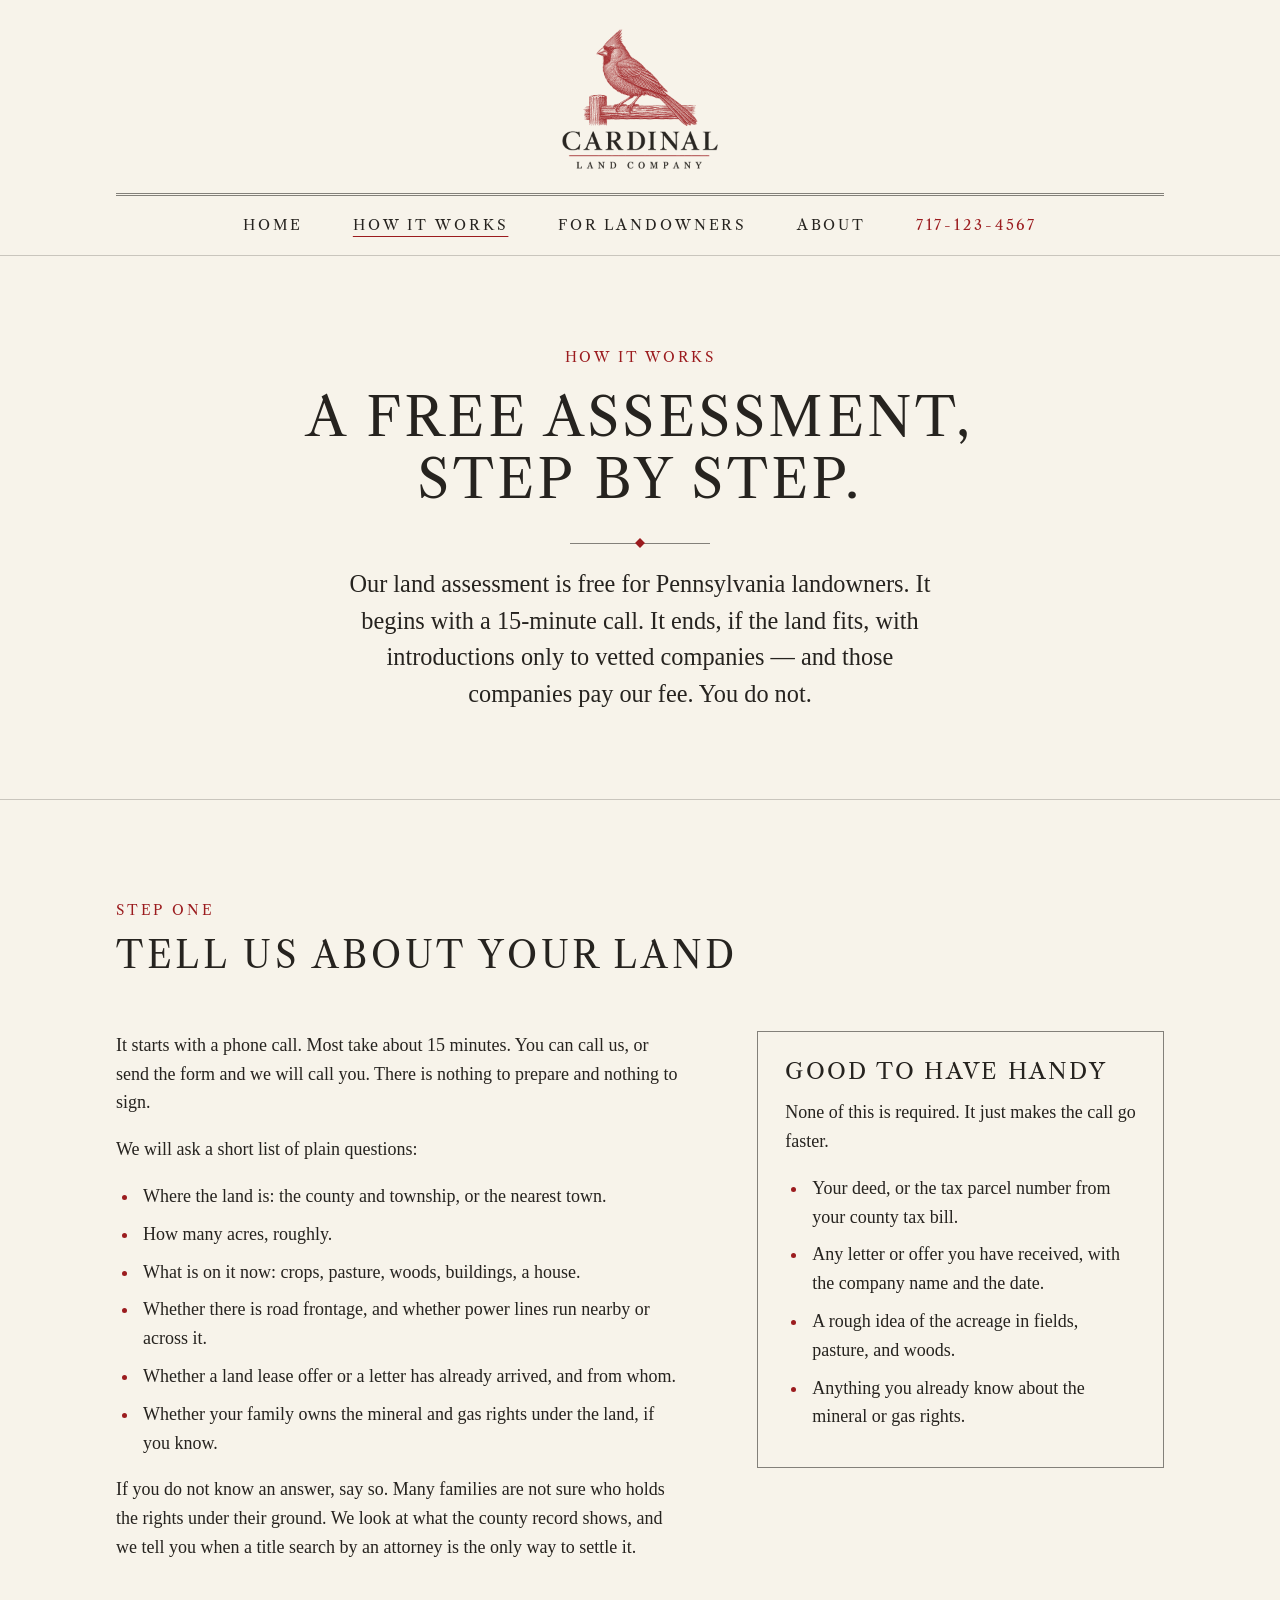
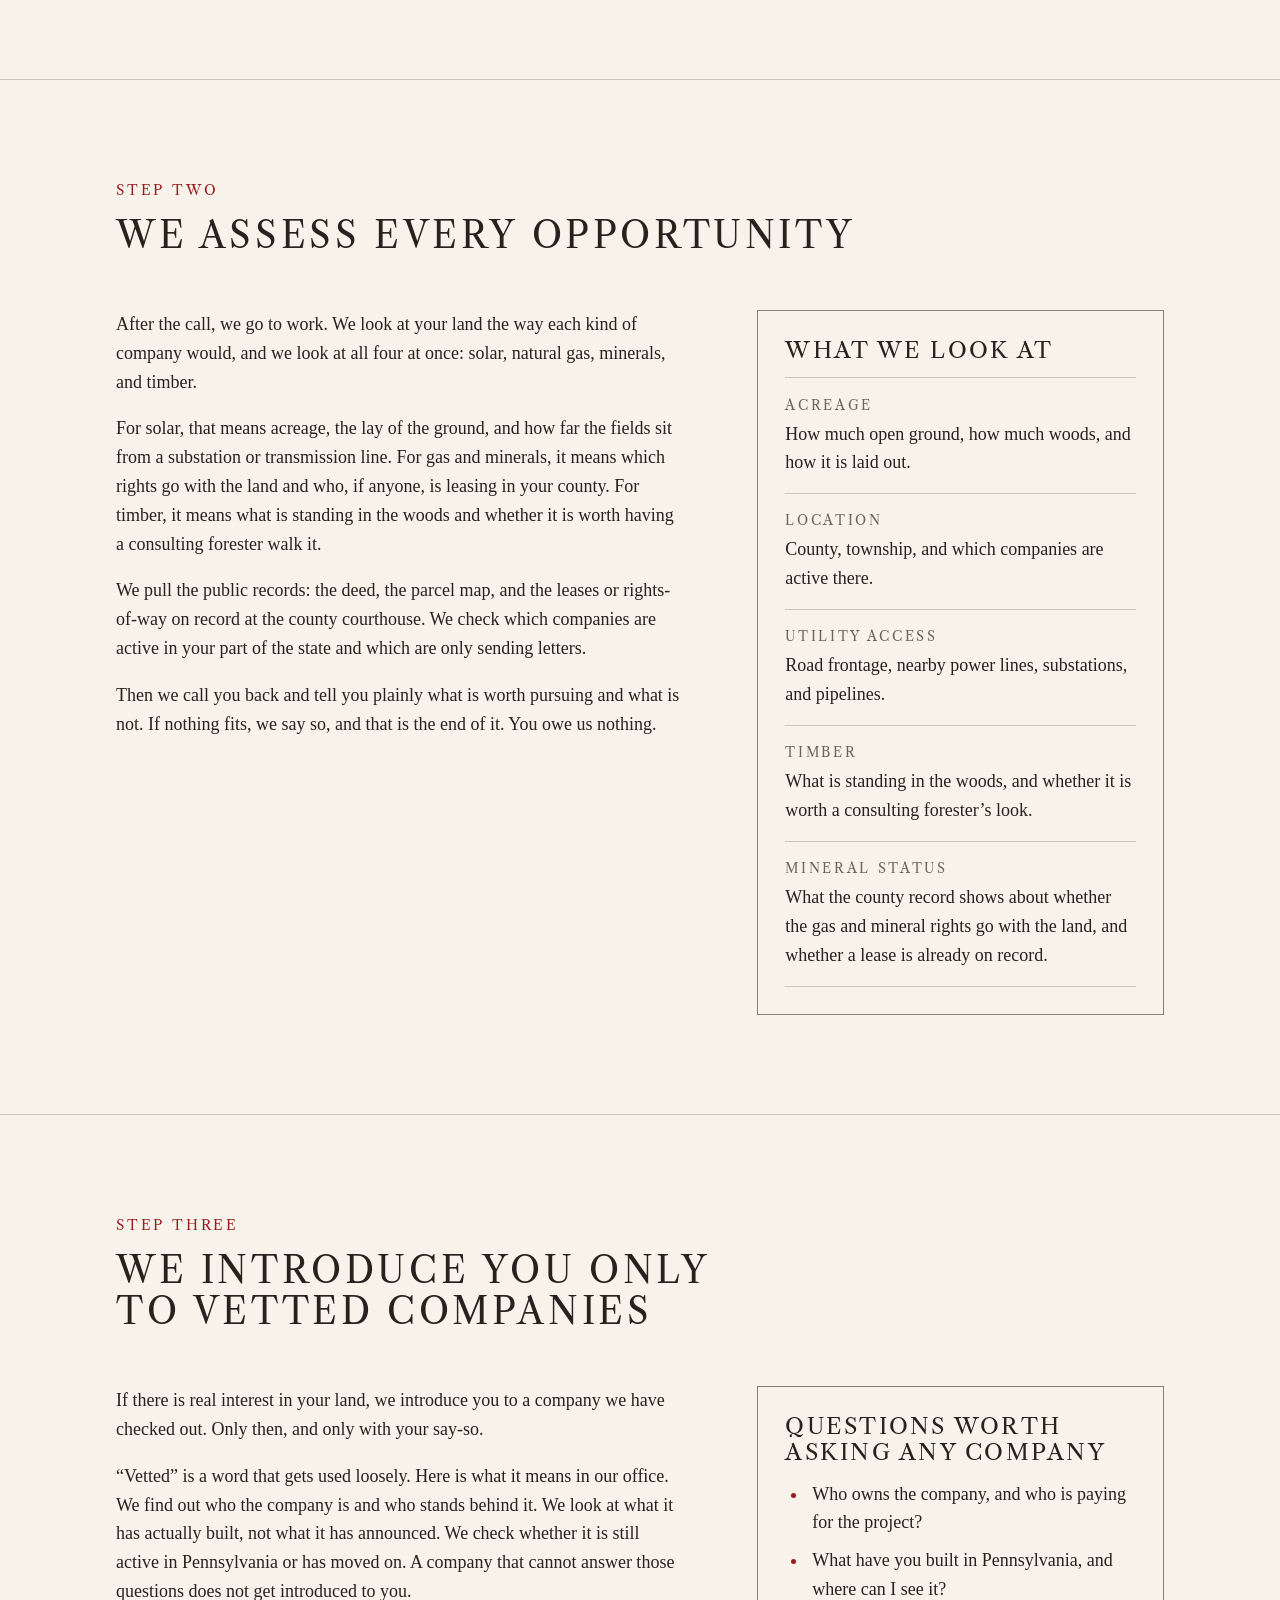
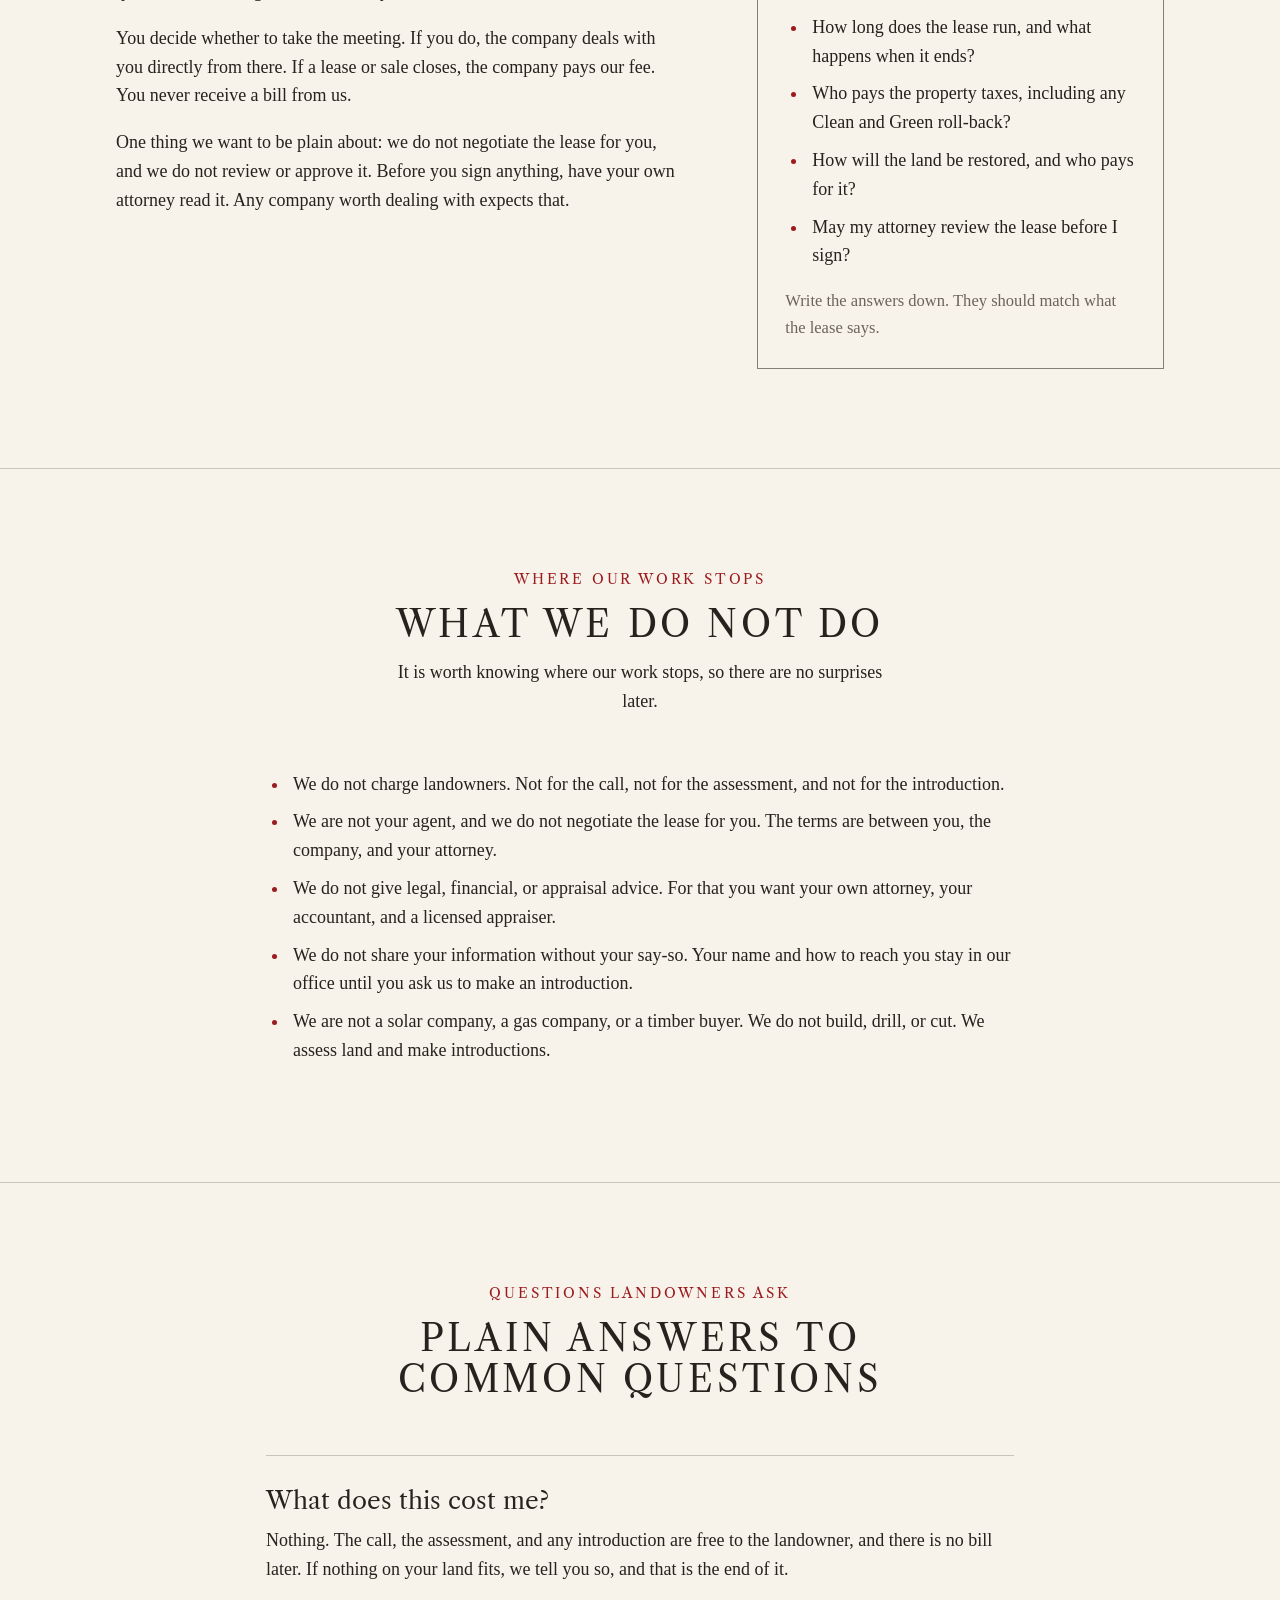
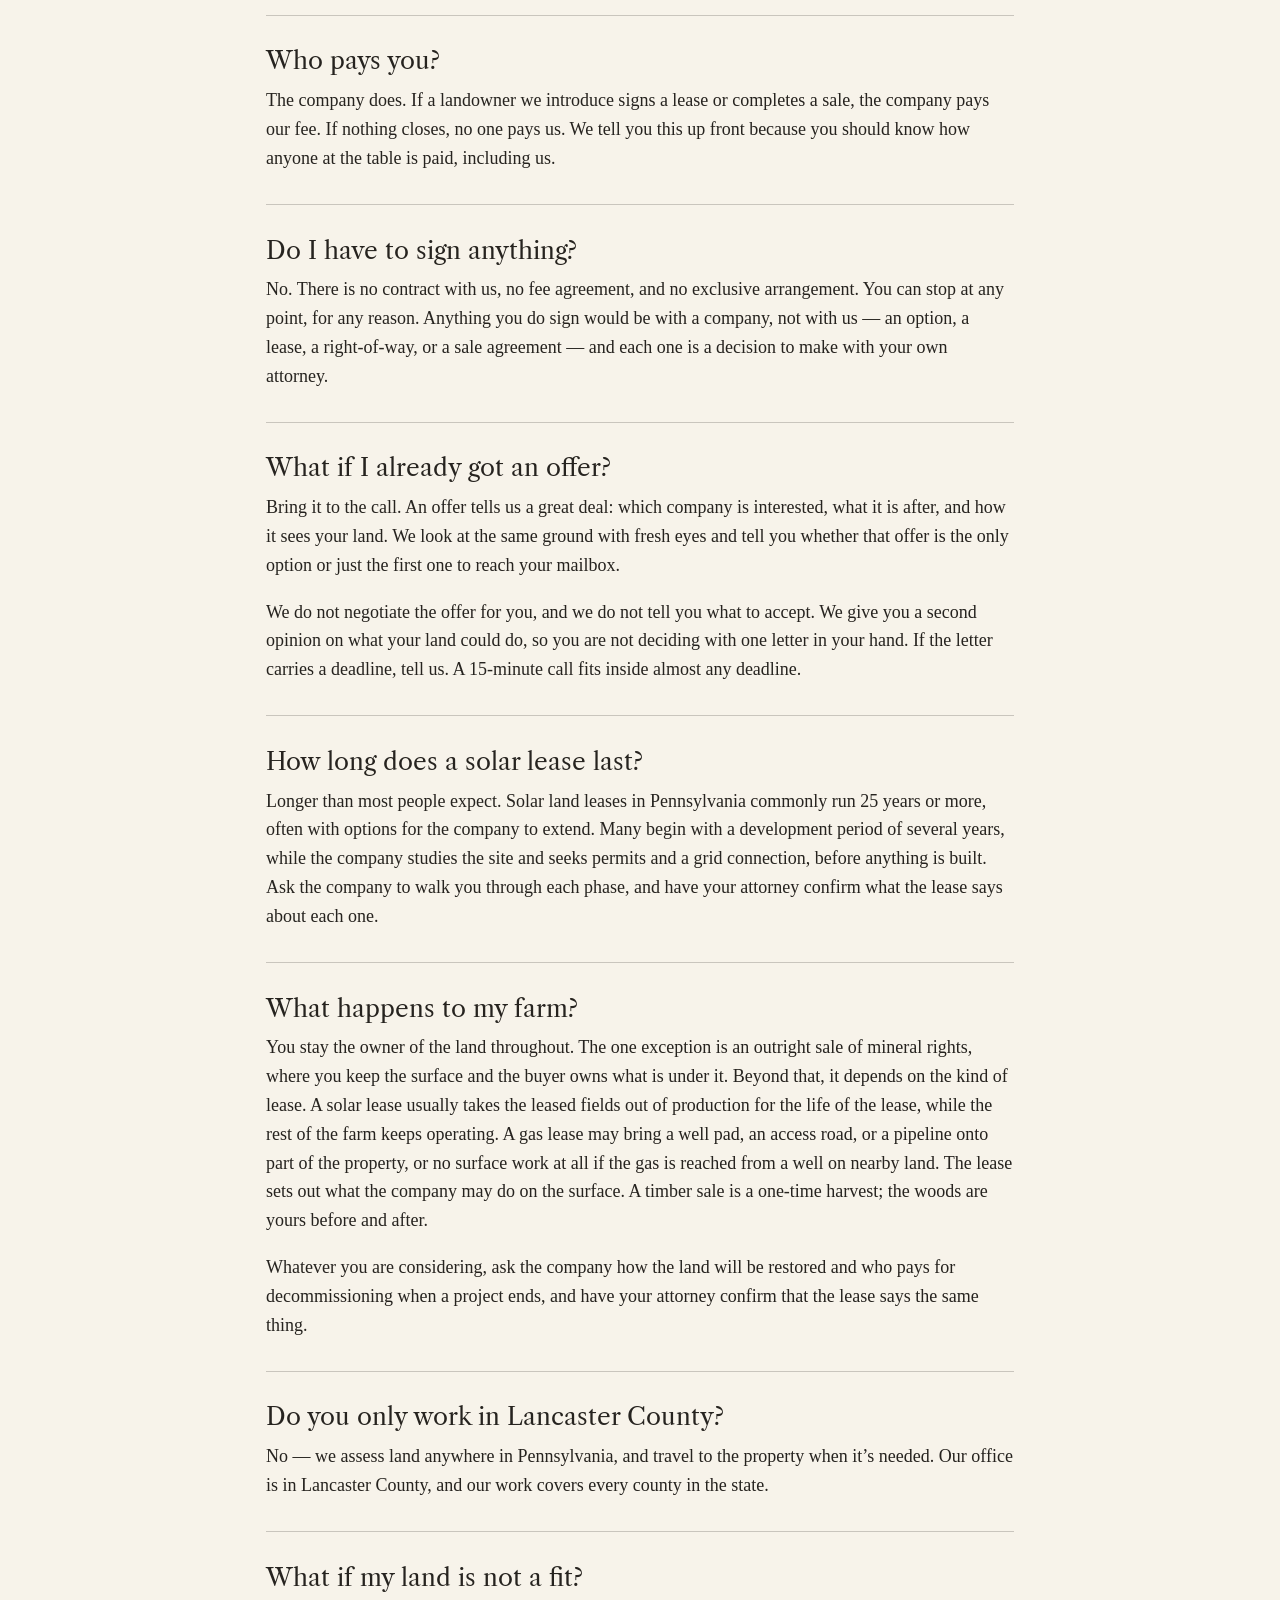
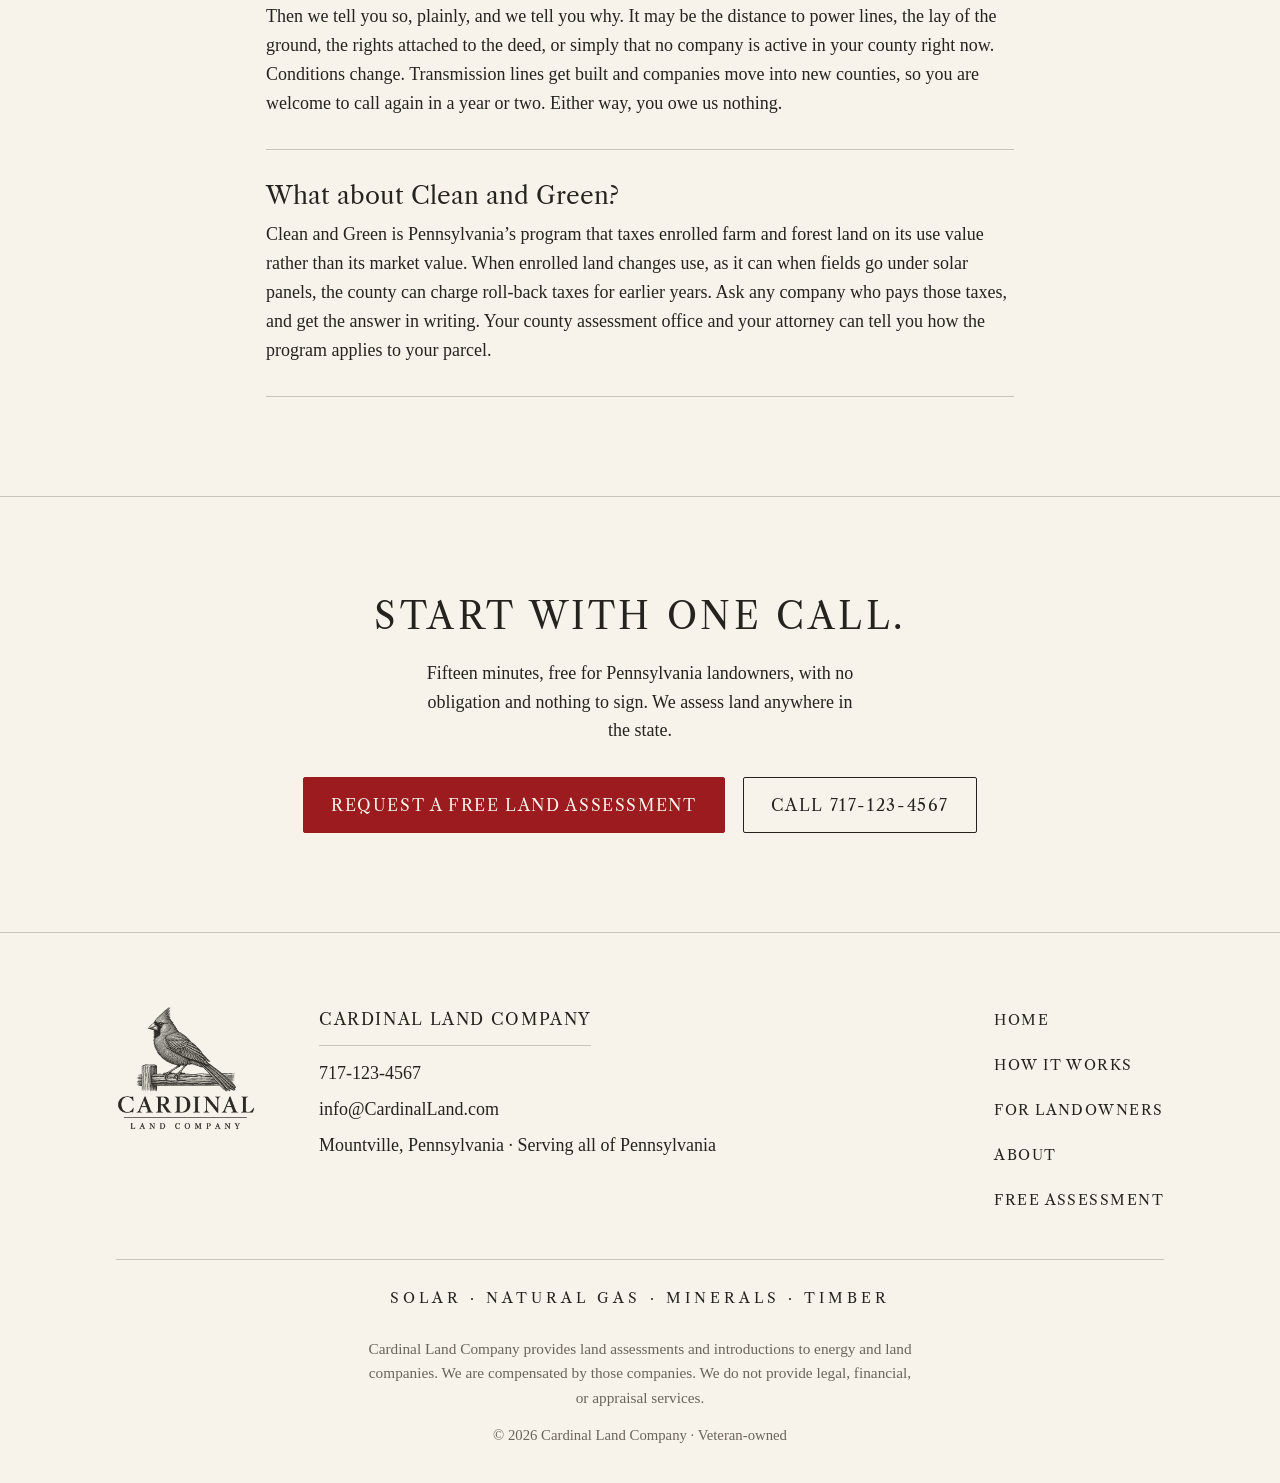
<file: how-it-works.html>
<!doctype html>
<html lang="en">
<head>
  <meta charset="utf-8">
  <meta name="viewport" content="width=device-width, initial-scale=1">
  <title>How a Free Land Assessment Works | Cardinal Land Company</title>
  <meta name="description" content="A free land assessment for Pennsylvania landowners, step by step. Have a land lease offer in Pennsylvania? What we check, who pays us, and what we do not do.">
  <link rel="canonical" href="https://cardinalland.com/how-it-works.html">

  <meta property="og:type" content="website">
  <meta property="og:site_name" content="Cardinal Land Company">
  <meta property="og:title" content="How a Free Land Assessment Works | Cardinal Land Company">
  <meta property="og:description" content="Free for Pennsylvania landowners. A 15-minute call, a plain assessment of solar, gas, mineral, and timber options, and introductions only to vetted companies, which pay our fee.">
  <meta property="og:url" content="https://cardinalland.com/how-it-works.html">
  <meta property="og:image" content="https://cardinalland.com/assets/og-image.png">
  <meta property="og:image:width" content="1200">
  <meta property="og:image:height" content="630">
  <meta property="og:image:alt" content="Cardinal Land Company. An engraved cardinal perched on a fence rail above the company name.">
  <meta name="twitter:card" content="summary_large_image">
  <meta name="theme-color" content="#F7F3EA">

  <link rel="icon" href="favicon.ico" sizes="32x32">
  <link rel="icon" type="image/png" sizes="32x32" href="assets/favicon-32.png">
  <link rel="icon" type="image/png" sizes="192x192" href="assets/icon-192.png">
  <link rel="apple-touch-icon" href="assets/apple-touch-icon.png">

  <link rel="preload" href="assets/fonts/libre-caslon-text-regular.woff2" as="font" type="font/woff2" crossorigin>
  <link rel="stylesheet" href="styles.css">
  <noscript><style>.site-nav { display: block; } .nav-toggle { display: none; }</style></noscript>

  <script type="application/ld+json">
  {
    "@context": "https://schema.org",
    "@type": "FAQPage",
    "name": "How a Free Land Assessment Works",
    "url": "https://cardinalland.com/how-it-works.html",
    "mainEntity": [
      {
        "@type": "Question",
        "name": "What does this cost me?",
        "acceptedAnswer": {
          "@type": "Answer",
          "text": "Nothing. The call, the assessment, and any introduction are free to the landowner, and there is no bill later. If nothing on your land fits, we tell you so, and that is the end of it."
        }
      },
      {
        "@type": "Question",
        "name": "Who pays you?",
        "acceptedAnswer": {
          "@type": "Answer",
          "text": "The company does. If a landowner we introduce signs a lease or completes a sale, the company pays our fee. If nothing closes, no one pays us. We tell you this up front because you should know how anyone at the table is paid, including us."
        }
      },
      {
        "@type": "Question",
        "name": "Do I have to sign anything?",
        "acceptedAnswer": {
          "@type": "Answer",
          "text": "No. There is no contract with us, no fee agreement, and no exclusive arrangement. You can stop at any point, for any reason. Anything you do sign would be with a company, not with us — an option, a lease, a right-of-way, or a sale agreement — and each one is a decision to make with your own attorney."
        }
      },
      {
        "@type": "Question",
        "name": "What if I already got an offer?",
        "acceptedAnswer": {
          "@type": "Answer",
          "text": "Bring it to the call. An offer tells us a great deal: which company is interested, what it is after, and how it sees your land. We look at the same ground with fresh eyes and tell you whether that offer is the only option or just the first one to reach your mailbox. We do not negotiate the offer for you, and we do not tell you what to accept. We give you a second opinion on what your land could do, so you are not deciding with one letter in your hand. If the letter carries a deadline, tell us. A 15-minute call fits inside almost any deadline."
        }
      },
      {
        "@type": "Question",
        "name": "How long does a solar lease last?",
        "acceptedAnswer": {
          "@type": "Answer",
          "text": "Longer than most people expect. Solar land leases in Pennsylvania commonly run 25 years or more, often with options for the company to extend. Many begin with a development period of several years, while the company studies the site and seeks permits and a grid connection, before anything is built. Ask the company to walk you through each phase, and have your attorney confirm what the lease says about each one."
        }
      },
      {
        "@type": "Question",
        "name": "What happens to my farm?",
        "acceptedAnswer": {
          "@type": "Answer",
          "text": "You stay the owner of the land throughout. The one exception is an outright sale of mineral rights, where you keep the surface and the buyer owns what is under it. Beyond that, it depends on the kind of lease. A solar lease usually takes the leased fields out of production for the life of the lease, while the rest of the farm keeps operating. A gas lease may bring a well pad, an access road, or a pipeline onto part of the property, or no surface work at all if the gas is reached from a well on nearby land. The lease sets out what the company may do on the surface. A timber sale is a one-time harvest; the woods are yours before and after. Whatever you are considering, ask the company how the land will be restored and who pays for decommissioning when a project ends, and have your attorney confirm that the lease says the same thing."
        }
      },
      {
        "@type": "Question",
        "name": "Do you only work in Lancaster County?",
        "acceptedAnswer": {
          "@type": "Answer",
          "text": "No — we assess land anywhere in Pennsylvania, and travel to the property when it’s needed. Our office is in Lancaster County, and our work covers every county in the state."
        }
      },
      {
        "@type": "Question",
        "name": "What if my land is not a fit?",
        "acceptedAnswer": {
          "@type": "Answer",
          "text": "Then we tell you so, plainly, and we tell you why. It may be the distance to power lines, the lay of the ground, the rights attached to the deed, or simply that no company is active in your county right now. Conditions change. Transmission lines get built and companies move into new counties, so you are welcome to call again in a year or two. Either way, you owe us nothing."
        }
      },
      {
        "@type": "Question",
        "name": "What about Clean and Green?",
        "acceptedAnswer": {
          "@type": "Answer",
          "text": "Clean and Green is Pennsylvania’s program that taxes enrolled farm and forest land on its use value rather than its market value. When enrolled land changes use, as it can when fields go under solar panels, the county can charge roll-back taxes for earlier years. Ask any company who pays those taxes, and get the answer in writing. Your county assessment office and your attorney can tell you how the program applies to your parcel."
        }
      }
    ]
  }
  </script>
</head>
<body class="has-mobile-bar">
  <a class="skip-link" href="#main">Skip to content</a>

  <header class="site-header">
    <div class="container header-inner">
      <button class="nav-toggle" type="button" aria-expanded="false" aria-controls="site-nav">
        <span class="bars" aria-hidden="true"></span>
        <span class="nav-toggle-label">Menu</span>
      </button>
      <a class="brand" href="index.html" aria-label="Cardinal Land Company, home">
        <img src="assets/logo-red-lockup.png" alt="Cardinal Land Company" width="480" height="431" fetchpriority="high" decoding="async">
      </a>
      <a class="header-phone" href="tel:717-123-4567">Call<span class="num"> 717-123-4567</span></a>
      <nav class="site-nav" id="site-nav" aria-label="Main">
        <ul>
          <li><a href="index.html">Home</a></li>
          <li><a href="how-it-works.html" aria-current="page">How It Works</a></li>
          <li><a href="landowners.html">For Landowners</a></li>
          <li><a href="about.html">About</a></li>
          <li class="nav-phone"><a href="tel:717-123-4567">717-123-4567</a></li>
        </ul>
      </nav>
    </div>
  </header>

  <main id="main">

    <!-- Page title -->
    <section class="page-title" aria-labelledby="hiw-title">
      <div class="container">
        <p class="eyebrow">How it works</p>
        <h1 id="hiw-title">A free assessment, step by step.</h1>
        <hr class="rule-red center" aria-hidden="true">
        <p class="lede">Our land assessment is free for Pennsylvania landowners. It begins with a 15-minute call. It ends, if the land fits, with introductions only to vetted companies &mdash; and those companies pay our fee. You do not.</p>
      </div>
    </section>

    <!-- Step one -->
    <section class="section" id="step-one" aria-labelledby="step-one-title">
      <div class="container">
        <div class="section-head">
          <p class="eyebrow">Step one</p>
          <h2 id="step-one-title">Tell us about your land</h2>
        </div>
        <div class="split">
          <div class="prose">
            <p>It starts with a phone call. Most take about 15 minutes. You can call us, or send the form and we will call you. There is nothing to prepare and nothing to sign.</p>
            <p>We will ask a short list of plain questions:</p>
            <ul class="list">
              <li>Where the land is: the county and township, or the nearest town.</li>
              <li>How many acres, roughly.</li>
              <li>What is on it now: crops, pasture, woods, buildings, a house.</li>
              <li>Whether there is road frontage, and whether power lines run nearby or across it.</li>
              <li>Whether a land lease offer or a letter has already arrived, and from whom.</li>
              <li>Whether your family owns the mineral and gas rights under the land, if you know.</li>
            </ul>
            <p>If you do not know an answer, say so. Many families are not sure who holds the rights under their ground. We look at what the county record shows, and we tell you when a title search by an attorney is the only way to settle it.</p>
          </div>
          <aside class="aside-box" aria-labelledby="handy-title">
            <h3 id="handy-title">Good to have handy</h3>
            <p>None of this is required. It just makes the call go faster.</p>
            <ul class="list">
              <li>Your deed, or the tax parcel number from your county tax bill.</li>
              <li>Any letter or offer you have received, with the company name and the date.</li>
              <li>A rough idea of the acreage in fields, pasture, and woods.</li>
              <li>Anything you already know about the mineral or gas rights.</li>
            </ul>
          </aside>
        </div>
      </div>
    </section>

    <!-- Step two -->
    <section class="section" id="step-two" aria-labelledby="step-two-title">
      <div class="container">
        <div class="section-head">
          <p class="eyebrow">Step two</p>
          <h2 id="step-two-title">We assess every opportunity</h2>
        </div>
        <div class="split">
          <div class="prose">
            <p>After the call, we go to work. We look at your land the way each kind of company would, and we look at all four at once: solar, natural gas, minerals, and timber.</p>
            <p>For solar, that means acreage, the lay of the ground, and how far the fields sit from a substation or transmission line. For gas and minerals, it means which rights go with the land and who, if anyone, is leasing in your county. For timber, it means what is standing in the woods and whether it is worth having a consulting forester walk it.</p>
            <p>We pull the public records: the deed, the parcel map, and the leases or rights-of-way on record at the county courthouse. We check which companies are active in your part of the state and which are only sending letters.</p>
            <p>Then we call you back and tell you plainly what is worth pursuing and what is not. If nothing fits, we say so, and that is the end of it. You owe us nothing.</p>
          </div>
          <aside class="aside-box" aria-labelledby="look-title">
            <h3 id="look-title">What we look at</h3>
            <dl class="facts">
              <div>
                <dt>Acreage</dt>
                <dd>How much open ground, how much woods, and how it is laid out.</dd>
              </div>
              <div>
                <dt>Location</dt>
                <dd>County, township, and which companies are active there.</dd>
              </div>
              <div>
                <dt>Utility access</dt>
                <dd>Road frontage, nearby power lines, substations, and pipelines.</dd>
              </div>
              <div>
                <dt>Timber</dt>
                <dd>What is standing in the woods, and whether it is worth a consulting forester&rsquo;s look.</dd>
              </div>
              <div>
                <dt>Mineral status</dt>
                <dd>What the county record shows about whether the gas and mineral rights go with the land, and whether a lease is already on record.</dd>
              </div>
            </dl>
          </aside>
        </div>
      </div>
    </section>

    <!-- Step three -->
    <section class="section" id="step-three" aria-labelledby="step-three-title">
      <div class="container">
        <div class="section-head">
          <p class="eyebrow">Step three</p>
          <h2 id="step-three-title">We introduce you only to vetted companies</h2>
        </div>
        <div class="split">
          <div class="prose">
            <p>If there is real interest in your land, we introduce you to a company we have checked out. Only then, and only with your say-so.</p>
            <p>&ldquo;Vetted&rdquo; is a word that gets used loosely. Here is what it means in our office. We find out who the company is and who stands behind it. We look at what it has actually built, not what it has announced. We check whether it is still active in Pennsylvania or has moved on. A company that cannot answer those questions does not get introduced to you.</p>
            <p>You decide whether to take the meeting. If you do, the company deals with you directly from there. If a lease or sale closes, the company pays our fee. You never receive a bill from us.</p>
            <p>One thing we want to be plain about: we do not negotiate the lease for you, and we do not review or approve it. Before you sign anything, have your own attorney read it. Any company worth dealing with expects that.</p>
          </div>
          <aside class="aside-box" aria-labelledby="ask-title">
            <h3 id="ask-title">Questions worth asking any company</h3>
            <ul class="list">
              <li>Who owns the company, and who is paying for the project?</li>
              <li>What have you built in Pennsylvania, and where can I see it?</li>
              <li>How long does the lease run, and what happens when it ends?</li>
              <li>Who pays the property taxes, including any Clean and Green roll-back?</li>
              <li>How will the land be restored, and who pays for it?</li>
              <li>May my attorney review the lease before I sign?</li>
            </ul>
            <p class="small muted">Write the answers down. They should match what the lease says.</p>
          </aside>
        </div>
      </div>
    </section>

    <!-- What we do not do -->
    <section class="section" id="what-we-do-not-do" aria-labelledby="not-title">
      <div class="container container-narrow">
        <div class="section-head center">
          <p class="eyebrow">Where our work stops</p>
          <h2 id="not-title">What we do not do</h2>
          <p class="measure">It is worth knowing where our work stops, so there are no surprises later.</p>
        </div>
        <ul class="list">
          <li>We do not charge landowners. Not for the call, not for the assessment, and not for the introduction.</li>
          <li>We are not your agent, and we do not negotiate the lease for you. The terms are between you, the company, and your attorney.</li>
          <li>We do not give legal, financial, or appraisal advice. For that you want your own attorney, your accountant, and a licensed appraiser.</li>
          <li>We do not share your information without your say-so. Your name and how to reach you stay in our office until you ask us to make an introduction.</li>
          <li>We are not a solar company, a gas company, or a timber buyer. We do not build, drill, or cut. We assess land and make introductions.</li>
        </ul>
      </div>
    </section>

    <!-- FAQ -->
    <section class="section" id="faq" aria-labelledby="faq-title">
      <div class="container container-narrow">
        <div class="section-head center">
          <p class="eyebrow">Questions landowners ask</p>
          <h2 id="faq-title">Plain answers to common questions</h2>
        </div>
        <ul class="faq">
          <li>
            <h3>What does this cost me?</h3>
            <p>Nothing. The call, the assessment, and any introduction are free to the landowner, and there is no bill later. If nothing on your land fits, we tell you so, and that is the end of it.</p>
          </li>
          <li>
            <h3>Who pays you?</h3>
            <p>The company does. If a landowner we introduce signs a lease or completes a sale, the company pays our fee. If nothing closes, no one pays us. We tell you this up front because you should know how anyone at the table is paid, including us.</p>
          </li>
          <li>
            <h3>Do I have to sign anything?</h3>
            <p>No. There is no contract with us, no fee agreement, and no exclusive arrangement. You can stop at any point, for any reason. Anything you do sign would be with a company, not with us &mdash; an option, a lease, a right-of-way, or a sale agreement &mdash; and each one is a decision to make with your own attorney.</p>
          </li>
          <li>
            <h3>What if I already got an offer?</h3>
            <p>Bring it to the call. An offer tells us a great deal: which company is interested, what it is after, and how it sees your land. We look at the same ground with fresh eyes and tell you whether that offer is the only option or just the first one to reach your mailbox.</p>
            <p>We do not negotiate the offer for you, and we do not tell you what to accept. We give you a second opinion on what your land could do, so you are not deciding with one letter in your hand. If the letter carries a deadline, tell us. A 15-minute call fits inside almost any deadline.</p>
          </li>
          <li>
            <h3>How long does a solar lease last?</h3>
            <p>Longer than most people expect. Solar land leases in Pennsylvania commonly run 25 years or more, often with options for the company to extend. Many begin with a development period of several years, while the company studies the site and seeks permits and a grid connection, before anything is built. Ask the company to walk you through each phase, and have your attorney confirm what the lease says about each one.</p>
          </li>
          <li>
            <h3>What happens to my farm?</h3>
            <p>You stay the owner of the land throughout. The one exception is an outright sale of mineral rights, where you keep the surface and the buyer owns what is under it. Beyond that, it depends on the kind of lease. A solar lease usually takes the leased fields out of production for the life of the lease, while the rest of the farm keeps operating. A gas lease may bring a well pad, an access road, or a pipeline onto part of the property, or no surface work at all if the gas is reached from a well on nearby land. The lease sets out what the company may do on the surface. A timber sale is a one-time harvest; the woods are yours before and after.</p>
            <p>Whatever you are considering, ask the company how the land will be restored and who pays for decommissioning when a project ends, and have your attorney confirm that the lease says the same thing.</p>
          </li>
          <li>
            <h3>Do you only work in Lancaster County?</h3>
            <p>No &mdash; we assess land anywhere in Pennsylvania, and travel to the property when it&rsquo;s needed. Our office is in Lancaster County, and our work covers every county in the state.</p>
          </li>
          <li>
            <h3>What if my land is not a fit?</h3>
            <p>Then we tell you so, plainly, and we tell you why. It may be the distance to power lines, the lay of the ground, the rights attached to the deed, or simply that no company is active in your county right now. Conditions change. Transmission lines get built and companies move into new counties, so you are welcome to call again in a year or two. Either way, you owe us nothing.</p>
          </li>
          <li>
            <h3>What about Clean and Green?</h3>
            <p>Clean and Green is Pennsylvania&rsquo;s program that taxes enrolled farm and forest land on its use value rather than its market value. When enrolled land changes use, as it can when fields go under solar panels, the county can charge roll-back taxes for earlier years. Ask any company who pays those taxes, and get the answer in writing. Your county assessment office and your attorney can tell you how the program applies to your parcel.</p>
          </li>
        </ul>
      </div>
    </section>

    <!-- Closing call to action -->
    <section class="cta-band" aria-labelledby="cta-title">
      <div class="container">
        <h2 id="cta-title">Start with one call.</h2>
        <p>Fifteen minutes, free for Pennsylvania landowners, with no obligation and nothing to sign. We assess land anywhere in the state.</p>
        <div class="btn-row center">
          <a class="btn btn-primary" href="index.html#assessment">Request a Free Land Assessment</a>
          <a class="btn" href="tel:717-123-4567">Call 717-123-4567</a>
        </div>
      </div>
    </section>

  </main>

  <footer class="site-footer">
    <div class="container">
      <div class="footer-grid">
        <div class="footer-brand">
          <img src="assets/logo-charcoal-lockup.png" alt="Cardinal Land Company" width="480" height="431" loading="lazy" decoding="async">
        </div>
        <div class="footer-contact">
          <p><strong>Cardinal Land Company</strong></p>
          <p><a href="tel:717-123-4567">717-123-4567</a></p>
          <p><a href="mailto:info@CardinalLand.com">info@CardinalLand.com</a></p>
          <p>Mountville, Pennsylvania&nbsp;&middot; <span class="nowrap">Serving all of Pennsylvania</span></p>
        </div>
        <nav class="footer-nav" aria-label="Footer">
          <ul>
            <li><a href="index.html">Home</a></li>
            <li><a href="how-it-works.html">How It Works</a></li>
            <li><a href="landowners.html">For Landowners</a></li>
            <li><a href="about.html">About</a></li>
            <li><a href="index.html#assessment">Free Assessment</a></li>
          </ul>
        </nav>
      </div>
      <p class="service-line">Solar&nbsp;&middot; Natural Gas&nbsp;&middot; Minerals&nbsp;&middot; Timber</p>
      <p class="disclaimer">Cardinal Land Company provides land assessments and introductions to energy and land companies. We are compensated by those companies. We do not provide legal, financial, or appraisal services.</p>
      <p class="copyright">&copy; 2026 Cardinal Land Company &middot; Veteran-owned</p>
    </div>
  </footer>

  <nav class="mobile-bar" aria-label="Quick contact">
    <a class="btn" href="tel:717-123-4567">Call 717-123-4567</a>
    <a class="btn btn-primary" href="index.html#assessment">Free Assessment</a>
  </nav>

  <script src="main.js" defer></script>
</body>
</html>
</file>
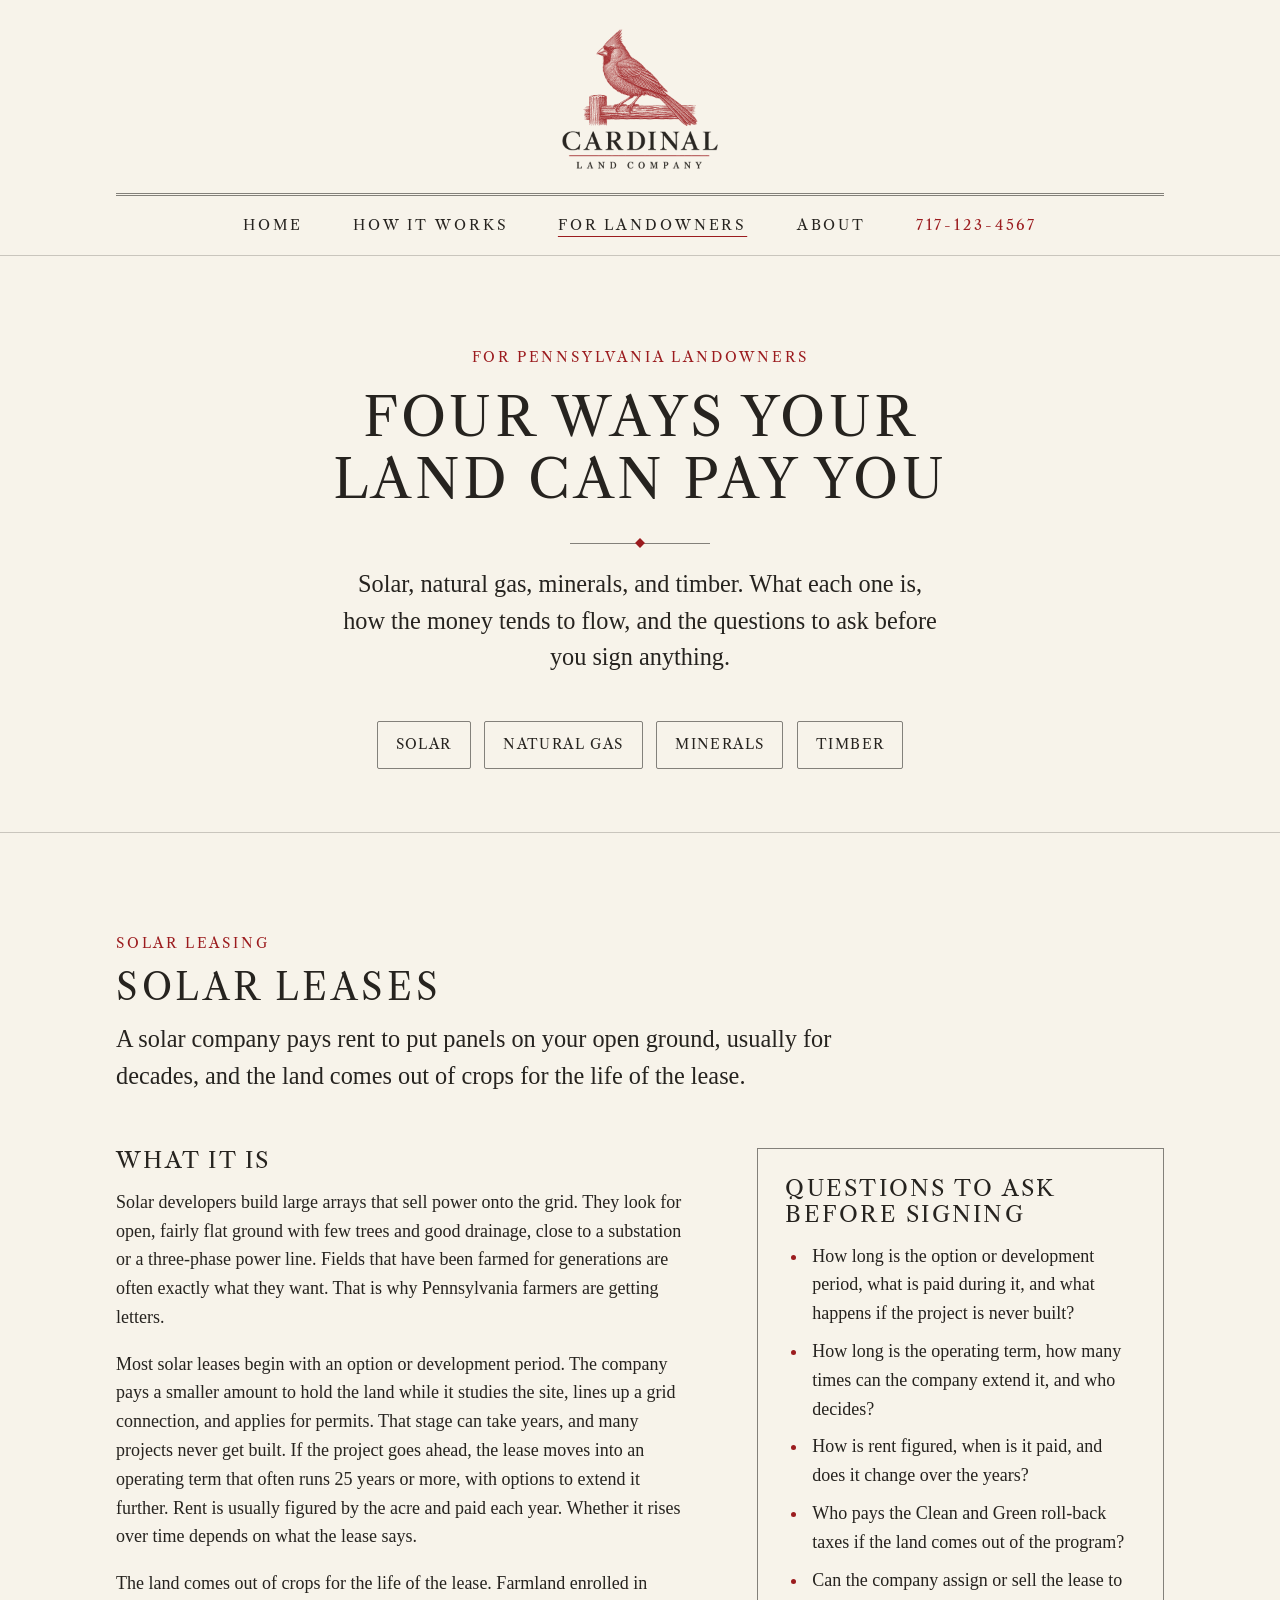
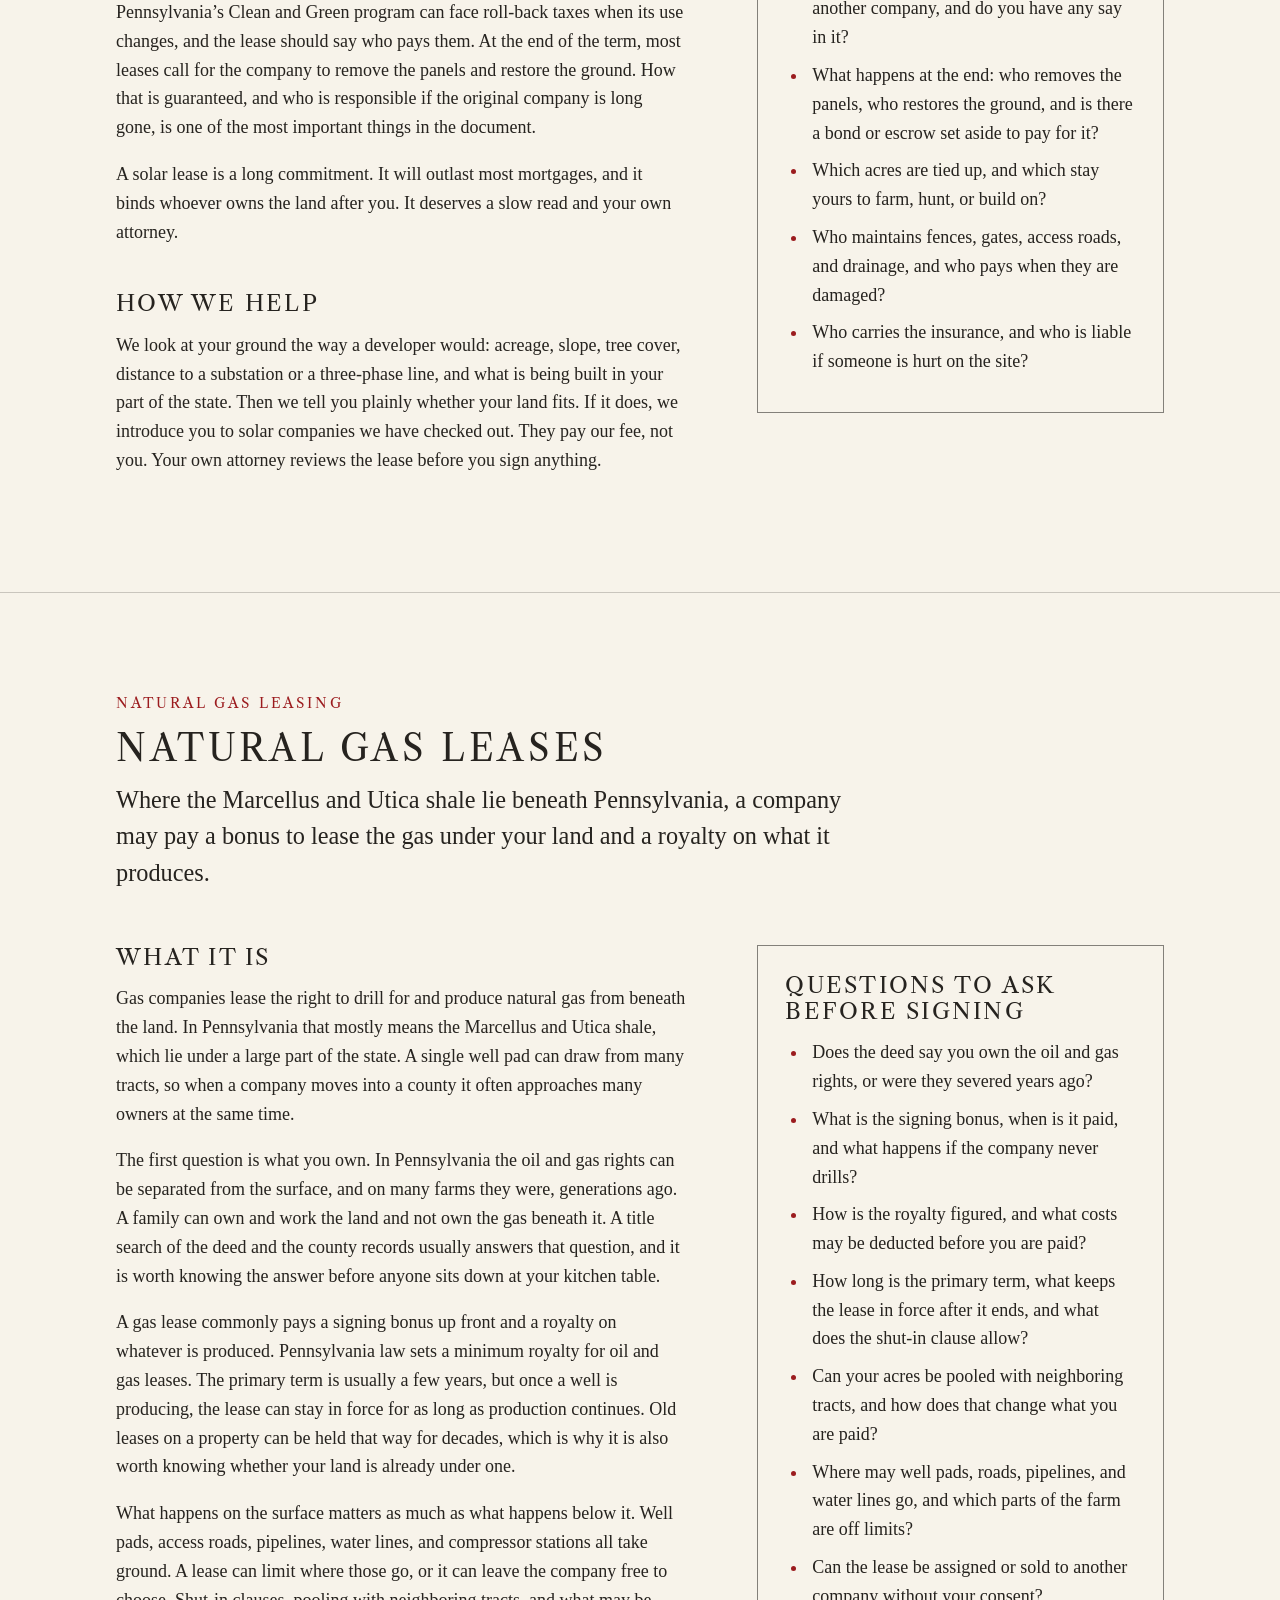
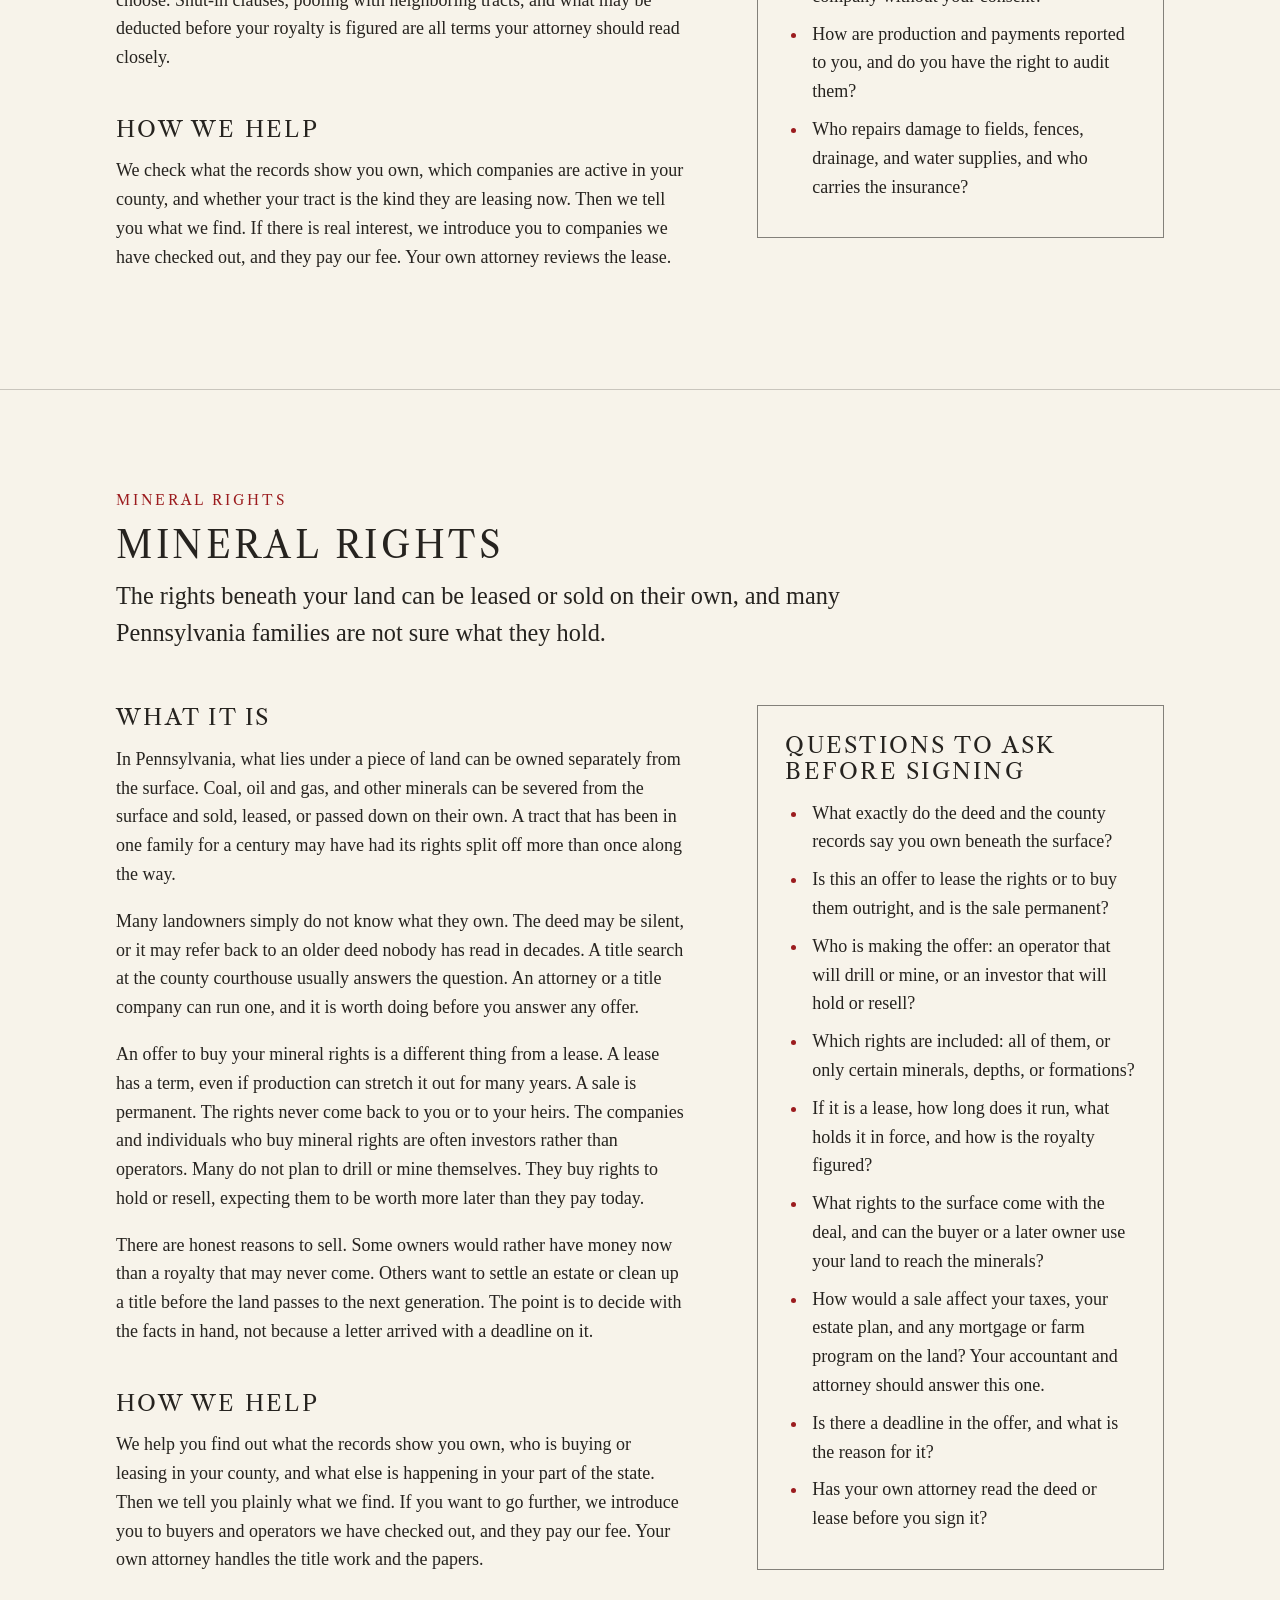
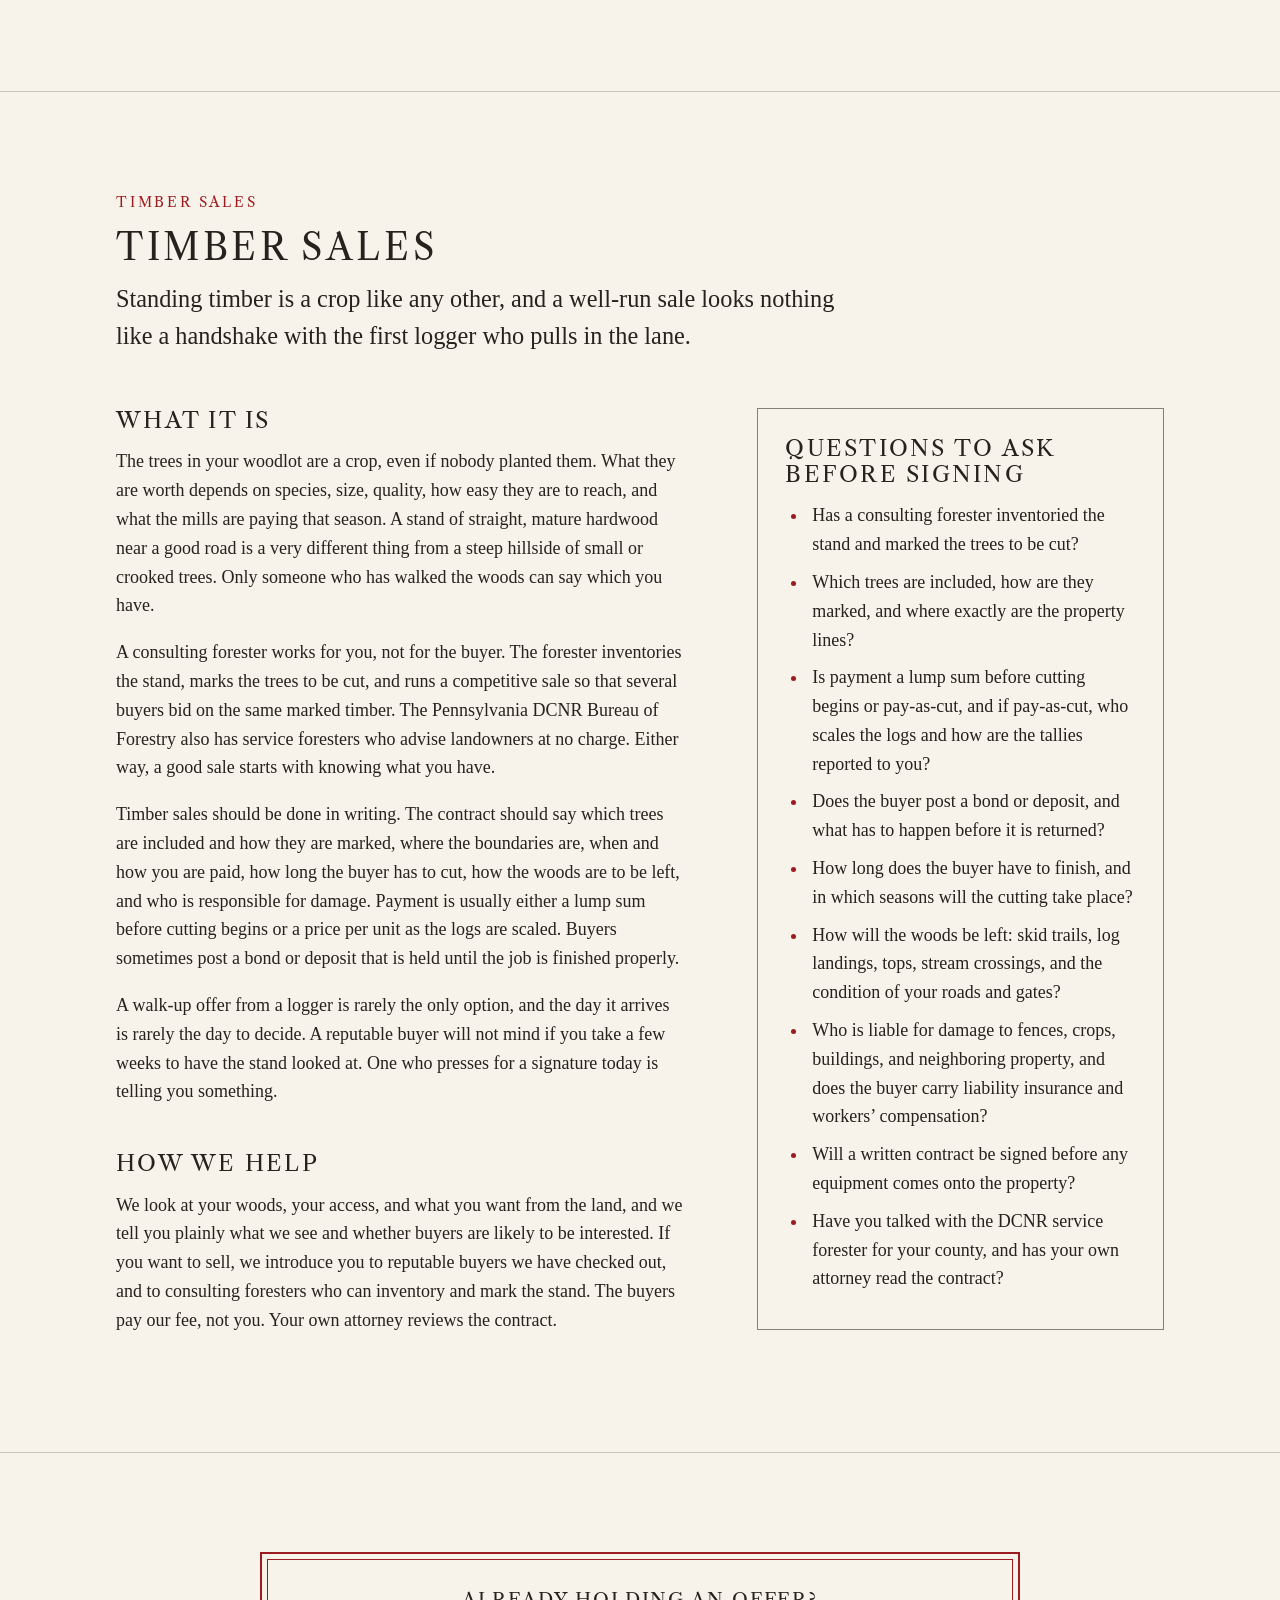
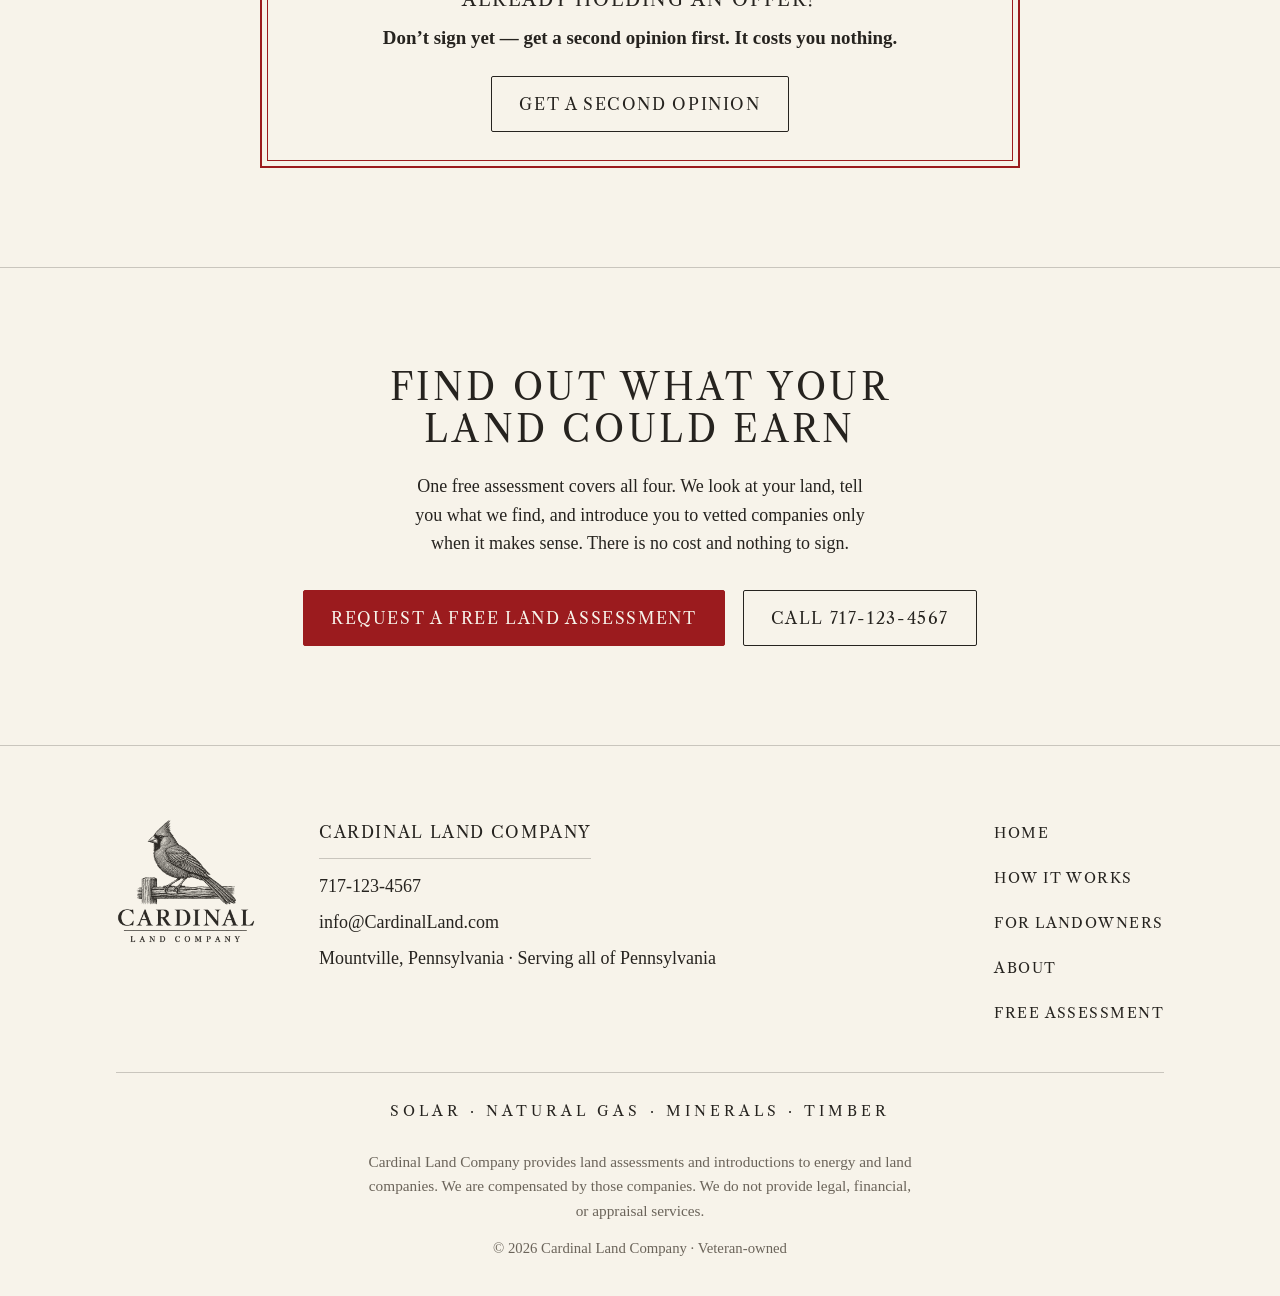
<file: landowners.html>
<!doctype html>
<html lang="en">
<head>
  <meta charset="utf-8">
  <meta name="viewport" content="width=device-width, initial-scale=1">
  <title>Solar, Gas, Mineral &amp; Timber Leases in PA | Cardinal Land</title>
  <meta name="description" content="Thinking about a Pennsylvania solar lease or gas lease, or whether to sell mineral rights or timber? How each works, and the questions to ask before you sign.">
  <link rel="canonical" href="https://cardinalland.com/landowners.html">

  <meta property="og:type" content="website">
  <meta property="og:site_name" content="Cardinal Land Company">
  <meta property="og:title" content="Solar, Gas, Mineral &amp; Timber Leases in PA | Cardinal Land">
  <meta property="og:description" content="What each one is, how the money tends to flow, and the questions to ask before you sign. Plain answers for landowners anywhere in Pennsylvania.">
  <meta property="og:url" content="https://cardinalland.com/landowners.html">
  <meta property="og:image" content="https://cardinalland.com/assets/og-image.png">
  <meta property="og:image:width" content="1200">
  <meta property="og:image:height" content="630">
  <meta property="og:image:alt" content="Cardinal Land Company. An engraved cardinal perched on a fence rail above the company name.">
  <meta name="twitter:card" content="summary_large_image">
  <meta name="theme-color" content="#F7F3EA">

  <link rel="icon" href="favicon.ico" sizes="32x32">
  <link rel="icon" type="image/png" sizes="32x32" href="assets/favicon-32.png">
  <link rel="icon" type="image/png" sizes="192x192" href="assets/icon-192.png">
  <link rel="apple-touch-icon" href="assets/apple-touch-icon.png">

  <link rel="preload" href="assets/fonts/libre-caslon-text-regular.woff2" as="font" type="font/woff2" crossorigin>
  <link rel="stylesheet" href="styles.css">
  <noscript><style>.site-nav { display: block; } .nav-toggle { display: none; }</style></noscript>

  <script type="application/ld+json">
  {
    "@context": "https://schema.org",
    "@type": "WebPage",
    "name": "Solar, Gas, Mineral and Timber Leases in Pennsylvania",
    "url": "https://cardinalland.com/landowners.html",
    "description": "How solar leases, natural gas leases, mineral rights, and timber sales work for Pennsylvania landowners, with the questions to ask before signing.",
    "isPartOf": { "@type": "WebSite", "name": "Cardinal Land Company", "url": "https://cardinalland.com/" },
    "publisher": {
      "@type": "Organization",
      "name": "Cardinal Land Company",
      "url": "https://cardinalland.com/",
      "logo": "https://cardinalland.com/assets/logo-red-lockup.png",
      "telephone": "717-123-4567",
      "email": "info@CardinalLand.com"
    },
    "about": [
      { "@type": "Thing", "name": "Solar leasing" },
      { "@type": "Thing", "name": "Natural gas leasing" },
      { "@type": "Thing", "name": "Mineral rights" },
      { "@type": "Thing", "name": "Timber sales" }
    ],
    "audience": { "@type": "Audience", "audienceType": "Pennsylvania landowners" }
  }
  </script>
</head>
<body class="has-mobile-bar">
  <a class="skip-link" href="#main">Skip to content</a>

  <header class="site-header">
    <div class="container header-inner">
      <button class="nav-toggle" type="button" aria-expanded="false" aria-controls="site-nav">
        <span class="bars" aria-hidden="true"></span>
        <span class="nav-toggle-label">Menu</span>
      </button>
      <a class="brand" href="index.html" aria-label="Cardinal Land Company, home">
        <img src="assets/logo-red-lockup.png" alt="Cardinal Land Company" width="480" height="431" fetchpriority="high" decoding="async">
      </a>
      <a class="header-phone" href="tel:717-123-4567">Call<span class="num"> 717-123-4567</span></a>
      <nav class="site-nav" id="site-nav" aria-label="Main">
        <ul>
          <li><a href="index.html">Home</a></li>
          <li><a href="how-it-works.html">How It Works</a></li>
          <li><a href="landowners.html" aria-current="page">For Landowners</a></li>
          <li><a href="about.html">About</a></li>
          <li class="nav-phone"><a href="tel:717-123-4567">717-123-4567</a></li>
        </ul>
      </nav>
    </div>
  </header>

  <main id="main">

    <!-- Page title -->
    <section class="page-title" aria-labelledby="landowners-title">
      <div class="container">
        <p class="eyebrow">For Pennsylvania landowners</p>
        <h1 id="landowners-title">Four ways your land can pay you</h1>
        <hr class="rule-red center" aria-hidden="true">
        <p class="lede">Solar, natural gas, minerals, and timber. What each one is, how the money tends to flow, and the questions to ask before you sign anything.</p>
        <nav class="jump-nav section-foot" aria-label="On this page">
          <ul>
            <li><a href="#solar">Solar</a></li>
            <li><a href="#natural-gas">Natural gas</a></li>
            <li><a href="#minerals">Minerals</a></li>
            <li><a href="#timber">Timber</a></li>
          </ul>
        </nav>
      </div>
    </section>

    <!-- Solar -->
    <section class="section" id="solar" aria-labelledby="solar-title">
      <div class="container">
        <div class="section-head">
          <p class="eyebrow">Solar leasing</p>
          <h2 id="solar-title">Solar leases</h2>
          <p class="lede measure">A solar company pays rent to put panels on your open ground, usually for decades, and the land comes out of crops for the life of the lease.</p>
        </div>
        <div class="split">
          <div class="prose">
            <h3>What it is</h3>
            <p>Solar developers build large arrays that sell power onto the grid. They look for open, fairly flat ground with few trees and good drainage, close to a substation or a three-phase power line. Fields that have been farmed for generations are often exactly what they want. That is why Pennsylvania farmers are getting letters.</p>
            <p>Most solar leases begin with an option or development period. The company pays a smaller amount to hold the land while it studies the site, lines up a grid connection, and applies for permits. That stage can take years, and many projects never get built. If the project goes ahead, the lease moves into an operating term that often runs 25 years or more, with options to extend it further. Rent is usually figured by the acre and paid each year. Whether it rises over time depends on what the lease says.</p>
            <p>The land comes out of crops for the life of the lease. Farmland enrolled in Pennsylvania&rsquo;s Clean and Green program can face roll-back taxes when its use changes, and the lease should say who pays them. At the end of the term, most leases call for the company to remove the panels and restore the ground. How that is guaranteed, and who is responsible if the original company is long gone, is one of the most important things in the document.</p>
            <p>A solar lease is a long commitment. It will outlast most mortgages, and it binds whoever owns the land after you. It deserves a slow read and your own attorney.</p>
            <h3>How we help</h3>
            <p>We look at your ground the way a developer would: acreage, slope, tree cover, distance to a substation or a three-phase line, and what is being built in your part of the state. Then we tell you plainly whether your land fits. If it does, we introduce you to solar companies we have checked out. They pay our fee, not you. Your own attorney reviews the lease before you sign anything.</p>
          </div>
          <aside class="aside-box" aria-label="Questions to ask before signing a solar lease">
            <h3 id="solar-questions">Questions to ask before signing</h3>
            <ul class="list">
              <li>How long is the option or development period, what is paid during it, and what happens if the project is never built?</li>
              <li>How long is the operating term, how many times can the company extend it, and who decides?</li>
              <li>How is rent figured, when is it paid, and does it change over the years?</li>
              <li>Who pays the Clean and Green roll-back taxes if the land comes out of the program?</li>
              <li>Can the company assign or sell the lease to another company, and do you have any say in it?</li>
              <li>What happens at the end: who removes the panels, who restores the ground, and is there a bond or escrow set aside to pay for it?</li>
              <li>Which acres are tied up, and which stay yours to farm, hunt, or build on?</li>
              <li>Who maintains fences, gates, access roads, and drainage, and who pays when they are damaged?</li>
              <li>Who carries the insurance, and who is liable if someone is hurt on the site?</li>
            </ul>
          </aside>
        </div>
      </div>
    </section>

    <!-- Natural gas -->
    <section class="section" id="natural-gas" aria-labelledby="gas-title">
      <div class="container">
        <div class="section-head">
          <p class="eyebrow">Natural gas leasing</p>
          <h2 id="gas-title">Natural gas leases</h2>
          <p class="lede measure">Where the Marcellus and Utica shale lie beneath Pennsylvania, a company may pay a bonus to lease the gas under your land and a royalty on what it produces.</p>
        </div>
        <div class="split">
          <div class="prose">
            <h3>What it is</h3>
            <p>Gas companies lease the right to drill for and produce natural gas from beneath the land. In Pennsylvania that mostly means the Marcellus and Utica shale, which lie under a large part of the state. A single well pad can draw from many tracts, so when a company moves into a county it often approaches many owners at the same time.</p>
            <p>The first question is what you own. In Pennsylvania the oil and gas rights can be separated from the surface, and on many farms they were, generations ago. A family can own and work the land and not own the gas beneath it. A title search of the deed and the county records usually answers that question, and it is worth knowing the answer before anyone sits down at your kitchen table.</p>
            <p>A gas lease commonly pays a signing bonus up front and a royalty on whatever is produced. Pennsylvania law sets a minimum royalty for oil and gas leases. The primary term is usually a few years, but once a well is producing, the lease can stay in force for as long as production continues. Old leases on a property can be held that way for decades, which is why it is also worth knowing whether your land is already under one.</p>
            <p>What happens on the surface matters as much as what happens below it. Well pads, access roads, pipelines, water lines, and compressor stations all take ground. A lease can limit where those go, or it can leave the company free to choose. Shut-in clauses, pooling with neighboring tracts, and what may be deducted before your royalty is figured are all terms your attorney should read closely.</p>
            <h3>How we help</h3>
            <p>We check what the records show you own, which companies are active in your county, and whether your tract is the kind they are leasing now. Then we tell you what we find. If there is real interest, we introduce you to companies we have checked out, and they pay our fee. Your own attorney reviews the lease.</p>
          </div>
          <aside class="aside-box" aria-label="Questions to ask before signing a natural gas lease">
            <h3 id="gas-questions">Questions to ask before signing</h3>
            <ul class="list">
              <li>Does the deed say you own the oil and gas rights, or were they severed years ago?</li>
              <li>What is the signing bonus, when is it paid, and what happens if the company never drills?</li>
              <li>How is the royalty figured, and what costs may be deducted before you are paid?</li>
              <li>How long is the primary term, what keeps the lease in force after it ends, and what does the shut-in clause allow?</li>
              <li>Can your acres be pooled with neighboring tracts, and how does that change what you are paid?</li>
              <li>Where may well pads, roads, pipelines, and water lines go, and which parts of the farm are off limits?</li>
              <li>Can the lease be assigned or sold to another company without your consent?</li>
              <li>How are production and payments reported to you, and do you have the right to audit them?</li>
              <li>Who repairs damage to fields, fences, drainage, and water supplies, and who carries the insurance?</li>
            </ul>
          </aside>
        </div>
      </div>
    </section>

    <!-- Minerals -->
    <section class="section" id="minerals" aria-labelledby="minerals-title">
      <div class="container">
        <div class="section-head">
          <p class="eyebrow">Mineral rights</p>
          <h2 id="minerals-title">Mineral rights</h2>
          <p class="lede measure">The rights beneath your land can be leased or sold on their own, and many Pennsylvania families are not sure what they hold.</p>
        </div>
        <div class="split">
          <div class="prose">
            <h3>What it is</h3>
            <p>In Pennsylvania, what lies under a piece of land can be owned separately from the surface. Coal, oil and gas, and other minerals can be severed from the surface and sold, leased, or passed down on their own. A tract that has been in one family for a century may have had its rights split off more than once along the way.</p>
            <p>Many landowners simply do not know what they own. The deed may be silent, or it may refer back to an older deed nobody has read in decades. A title search at the county courthouse usually answers the question. An attorney or a title company can run one, and it is worth doing before you answer any offer.</p>
            <p>An offer to buy your mineral rights is a different thing from a lease. A lease has a term, even if production can stretch it out for many years. A sale is permanent. The rights never come back to you or to your heirs. The companies and individuals who buy mineral rights are often investors rather than operators. Many do not plan to drill or mine themselves. They buy rights to hold or resell, expecting them to be worth more later than they pay today.</p>
            <p>There are honest reasons to sell. Some owners would rather have money now than a royalty that may never come. Others want to settle an estate or clean up a title before the land passes to the next generation. The point is to decide with the facts in hand, not because a letter arrived with a deadline on it.</p>
            <h3>How we help</h3>
            <p>We help you find out what the records show you own, who is buying or leasing in your county, and what else is happening in your part of the state. Then we tell you plainly what we find. If you want to go further, we introduce you to buyers and operators we have checked out, and they pay our fee. Your own attorney handles the title work and the papers.</p>
          </div>
          <aside class="aside-box" aria-label="Questions to ask before signing a mineral rights deal">
            <h3 id="minerals-questions">Questions to ask before signing</h3>
            <ul class="list">
              <li>What exactly do the deed and the county records say you own beneath the surface?</li>
              <li>Is this an offer to lease the rights or to buy them outright, and is the sale permanent?</li>
              <li>Who is making the offer: an operator that will drill or mine, or an investor that will hold or resell?</li>
              <li>Which rights are included: all of them, or only certain minerals, depths, or formations?</li>
              <li>If it is a lease, how long does it run, what holds it in force, and how is the royalty figured?</li>
              <li>What rights to the surface come with the deal, and can the buyer or a later owner use your land to reach the minerals?</li>
              <li>How would a sale affect your taxes, your estate plan, and any mortgage or farm program on the land? Your accountant and attorney should answer this one.</li>
              <li>Is there a deadline in the offer, and what is the reason for it?</li>
              <li>Has your own attorney read the deed or lease before you sign it?</li>
            </ul>
          </aside>
        </div>
      </div>
    </section>

    <!-- Timber -->
    <section class="section" id="timber" aria-labelledby="timber-title">
      <div class="container">
        <div class="section-head">
          <p class="eyebrow">Timber sales</p>
          <h2 id="timber-title">Timber sales</h2>
          <p class="lede measure">Standing timber is a crop like any other, and a well-run sale looks nothing like a handshake with the first logger who pulls in the lane.</p>
        </div>
        <div class="split">
          <div class="prose">
            <h3>What it is</h3>
            <p>The trees in your woodlot are a crop, even if nobody planted them. What they are worth depends on species, size, quality, how easy they are to reach, and what the mills are paying that season. A stand of straight, mature hardwood near a good road is a very different thing from a steep hillside of small or crooked trees. Only someone who has walked the woods can say which you have.</p>
            <p>A consulting forester works for you, not for the buyer. The forester inventories the stand, marks the trees to be cut, and runs a competitive sale so that several buyers bid on the same marked timber. The Pennsylvania DCNR Bureau of Forestry also has service foresters who advise landowners at no charge. Either way, a good sale starts with knowing what you have.</p>
            <p>Timber sales should be done in writing. The contract should say which trees are included and how they are marked, where the boundaries are, when and how you are paid, how long the buyer has to cut, how the woods are to be left, and who is responsible for damage. Payment is usually either a lump sum before cutting begins or a price per unit as the logs are scaled. Buyers sometimes post a bond or deposit that is held until the job is finished properly.</p>
            <p>A walk-up offer from a logger is rarely the only option, and the day it arrives is rarely the day to decide. A reputable buyer will not mind if you take a few weeks to have the stand looked at. One who presses for a signature today is telling you something.</p>
            <h3>How we help</h3>
            <p>We look at your woods, your access, and what you want from the land, and we tell you plainly what we see and whether buyers are likely to be interested. If you want to sell, we introduce you to reputable buyers we have checked out, and to consulting foresters who can inventory and mark the stand. The buyers pay our fee, not you. Your own attorney reviews the contract.</p>
          </div>
          <aside class="aside-box" aria-label="Questions to ask before signing a timber contract">
            <h3 id="timber-questions">Questions to ask before signing</h3>
            <ul class="list">
              <li>Has a consulting forester inventoried the stand and marked the trees to be cut?</li>
              <li>Which trees are included, how are they marked, and where exactly are the property lines?</li>
              <li>Is payment a lump sum before cutting begins or pay-as-cut, and if pay-as-cut, who scales the logs and how are the tallies reported to you?</li>
              <li>Does the buyer post a bond or deposit, and what has to happen before it is returned?</li>
              <li>How long does the buyer have to finish, and in which seasons will the cutting take place?</li>
              <li>How will the woods be left: skid trails, log landings, tops, stream crossings, and the condition of your roads and gates?</li>
              <li>Who is liable for damage to fences, crops, buildings, and neighboring property, and does the buyer carry liability insurance and workers&rsquo; compensation?</li>
              <li>Will a written contract be signed before any equipment comes onto the property?</li>
              <li>Have you talked with the DCNR service forester for your county, and has your own attorney read the contract?</li>
            </ul>
          </aside>
        </div>
      </div>
    </section>

    <!-- Lease-offer callout -->
    <section class="section" aria-labelledby="offer-title">
      <div class="container">
        <div class="callout">
          <p class="callout-title" id="offer-title">Already holding an offer?</p>
          <p><strong>Don&rsquo;t sign yet &mdash; get a second opinion first. It costs you nothing.</strong></p>
          <a class="btn" href="index.html#offer" data-prefill-offer>Get a second opinion</a>
        </div>
      </div>
    </section>

    <!-- Closing call to action -->
    <section class="cta-band" aria-labelledby="cta-title">
      <div class="container">
        <h2 id="cta-title">Find out what your land could earn</h2>
        <p>One free assessment covers all four. We look at your land, tell you what we find, and introduce you to vetted companies only when it makes sense. There is no cost and nothing to sign.</p>
        <div class="btn-row center">
          <a class="btn btn-primary" href="index.html#assessment">Request a Free Land Assessment</a>
          <a class="btn" href="tel:717-123-4567">Call 717-123-4567</a>
        </div>
      </div>
    </section>

  </main>

  <footer class="site-footer">
    <div class="container">
      <div class="footer-grid">
        <div class="footer-brand">
          <img src="assets/logo-charcoal-lockup.png" alt="Cardinal Land Company" width="480" height="431" loading="lazy" decoding="async">
        </div>
        <div class="footer-contact">
          <p><strong>Cardinal Land Company</strong></p>
          <p><a href="tel:717-123-4567">717-123-4567</a></p>
          <p><a href="mailto:info@CardinalLand.com">info@CardinalLand.com</a></p>
          <p>Mountville, Pennsylvania&nbsp;&middot; <span class="nowrap">Serving all of Pennsylvania</span></p>
        </div>
        <nav class="footer-nav" aria-label="Footer">
          <ul>
            <li><a href="index.html">Home</a></li>
            <li><a href="how-it-works.html">How It Works</a></li>
            <li><a href="landowners.html">For Landowners</a></li>
            <li><a href="about.html">About</a></li>
            <li><a href="index.html#assessment">Free Assessment</a></li>
          </ul>
        </nav>
      </div>
      <p class="service-line">Solar&nbsp;&middot; Natural Gas&nbsp;&middot; Minerals&nbsp;&middot; Timber</p>
      <p class="disclaimer">Cardinal Land Company provides land assessments and introductions to energy and land companies. We are compensated by those companies. We do not provide legal, financial, or appraisal services.</p>
      <p class="copyright">&copy; 2026 Cardinal Land Company &middot; Veteran-owned</p>
    </div>
  </footer>

  <nav class="mobile-bar" aria-label="Quick contact">
    <a class="btn" href="tel:717-123-4567">Call 717-123-4567</a>
    <a class="btn btn-primary" href="index.html#assessment">Free Assessment</a>
  </nav>

  <script src="main.js" defer></script>
</body>
</html>
</file>
<file: styles.css>
/* ==========================================================================
   Cardinal Land Company — styles.css
   Plain CSS, no build step. Mobile-first.
   Brand: cream ground, charcoal text, cardinal red used sparingly.
   ========================================================================== */

/* Libre Caslon Text (SIL Open Font License), self-hosted from Google Fonts */
@font-face {
  font-family: "Libre Caslon Text";
  font-style: normal;
  font-weight: 400;
  font-display: swap;
  src: url("assets/fonts/libre-caslon-text-regular.woff2") format("woff2");
}
@font-face {
  font-family: "Libre Caslon Text";
  font-style: italic;
  font-weight: 400;
  font-display: swap;
  src: url("assets/fonts/libre-caslon-text-italic.woff2") format("woff2");
}
@font-face {
  font-family: "Libre Caslon Text";
  font-style: normal;
  font-weight: 700;
  font-display: swap;
  src: url("assets/fonts/libre-caslon-text-bold.woff2") format("woff2");
}

:root {
  --cream: #F7F3EA;
  --cream-deep: #EFE9DB;      /* panel tone, one shade below the page */
  --paper: #FFFDF8;           /* input fill */
  --charcoal: #26231F;
  --red: #9B1B1E;
  --red-deep: #7A1417;
  --muted: #6B645A;
  --rule: rgba(38, 35, 31, 0.22);
  --rule-mid: rgba(38, 35, 31, 0.55);

  --font-display: "Libre Caslon Text", "Iowan Old Style", "Palatino Linotype", Palatino, Georgia, serif;
  --font-body: "Iowan Old Style", "Palatino Linotype", "Book Antiqua", Palatino, Georgia, "Times New Roman", serif;

  --text: 17px;
  --container: 1120px;
  --gutter: 1.25rem;
  --track-wide: 0.2em;
  --track: 0.1em;
  --track-tight: 0.06em;
  --radius: 2px;
  --section-pad: clamp(3rem, 8vw, 5.5rem);
}

@media (min-width: 768px) {
  :root {
    --text: 18px;
    --gutter: 2rem;
  }
}

/* --------------------------------------------------------------------------
   Base
   -------------------------------------------------------------------------- */
*, *::before, *::after { box-sizing: border-box; }

html {
  font-size: var(--text);
  -webkit-text-size-adjust: 100%;
  scroll-behavior: smooth;
}
@media (prefers-reduced-motion: reduce) {
  html { scroll-behavior: auto; }
  *, *::before, *::after { transition: none !important; animation: none !important; }
}

body {
  margin: 0;
  background: var(--cream);
  color: var(--charcoal);
  font-family: var(--font-body);
  font-size: 1rem;
  line-height: 1.6;
  -webkit-font-smoothing: antialiased;
  -moz-osx-font-smoothing: grayscale;
}

img { max-width: 100%; height: auto; display: block; }

a {
  color: inherit;
  text-decoration-color: var(--red);
  text-decoration-thickness: 1px;
  text-underline-offset: 0.18em;
}
a:hover { color: var(--red); }

:focus-visible {
  outline: 2px solid var(--charcoal);
  outline-offset: 3px;
}

::selection { background: var(--red); color: var(--cream); }

p { margin: 0 0 1em; }
ul, ol { margin: 0 0 1em; }
strong { font-weight: 700; }
hr { border: 0; border-top: 1px solid var(--rule); margin: 2rem 0; }

.container {
  width: 100%;
  max-width: var(--container);
  margin-inline: auto;
  padding-inline: var(--gutter);
}
.container-narrow { max-width: 820px; }

.visually-hidden {
  position: absolute !important;
  width: 1px; height: 1px;
  padding: 0; margin: -1px;
  overflow: hidden;
  clip: rect(0 0 0 0);
  white-space: nowrap;
  border: 0;
}

.skip-link {
  position: absolute;
  left: -999px;
  top: 0.5rem;
  z-index: 100;
  padding: 0.6rem 1rem;
  background: var(--cream);
  border: 1px solid var(--charcoal);
  font-family: var(--font-display);
  text-transform: uppercase;
  letter-spacing: var(--track);
  font-size: 0.8rem;
  text-decoration: none;
}
.skip-link:focus { left: 0.5rem; }

/* --------------------------------------------------------------------------
   Typography
   -------------------------------------------------------------------------- */
h1, h2, h3, h4, .display {
  font-family: var(--font-display);
  font-weight: 400;
  text-transform: uppercase;
  line-height: 1.15;
  margin: 0 0 0.6em;
  color: var(--charcoal);
  text-wrap: balance;
}
h1 { font-size: clamp(1.75rem, 1.2rem + 2.8vw, 3rem); letter-spacing: var(--track-tight); }
h2 { font-size: clamp(1.35rem, 1.05rem + 1.5vw, 2rem); letter-spacing: var(--track); }
h3 { font-size: clamp(1.05rem, 0.95rem + 0.5vw, 1.25rem); letter-spacing: var(--track); }
h4 { font-size: 1rem; letter-spacing: var(--track); }

.lede {
  font-size: clamp(1.1rem, 1rem + 0.6vw, 1.35rem);
  line-height: 1.5;
}

.eyebrow {
  font-family: var(--font-display);
  text-transform: uppercase;
  letter-spacing: var(--track-wide);
  font-size: 0.78rem;
  color: var(--red);
  margin: 0 0 1rem;
}

.muted { color: var(--muted); }
.small { font-size: 0.92rem; }
.center { text-align: center; }
.measure { max-width: 62ch; }
.prose { max-width: 68ch; }
.prose h2, .prose h3 { margin-top: 2em; }
.prose h2:first-child, .prose h3:first-child { margin-top: 0; }

.list { padding-left: 1.25rem; }
.list li { margin-bottom: 0.5rem; padding-left: 0.25rem; }
.list li::marker { color: var(--red); }

.rule-red {
  width: 56px;
  height: 2px;
  background: var(--red);
  border: 0;
  margin: 1.25rem 0;
}
.rule-red.center {
  position: relative;
  margin-inline: auto;
  width: 140px;
  height: 1px;
  background: var(--rule-mid);
  overflow: visible;
}
.rule-red.center::after {
  content: "";
  position: absolute;
  left: 50%;
  top: 50%;
  width: 7px;
  height: 7px;
  background: var(--red);
  transform: translate(-50%, -50%) rotate(45deg);
}

.text-link {
  font-family: var(--font-display);
  text-transform: uppercase;
  letter-spacing: var(--track);
  font-size: 0.82rem;
  text-decoration: underline;
  text-decoration-color: var(--red);
  text-decoration-thickness: 1px;
  text-underline-offset: 0.3em;
  padding-block: 0.75rem; /* enlarges the tap target without moving layout */
}
.text-link:hover { color: var(--red); }

/* --------------------------------------------------------------------------
   Buttons
   -------------------------------------------------------------------------- */
.btn {
  display: inline-block;
  font-family: var(--font-display);
  text-transform: uppercase;
  letter-spacing: var(--track);
  font-size: 0.9rem;
  line-height: 1.25;
  padding: 0.95rem 1.5rem;
  border: 1px solid var(--charcoal);
  border-radius: var(--radius);
  background: transparent;
  color: var(--charcoal);
  text-decoration: none;
  text-align: center;
  cursor: pointer;
  transition: background-color 0.15s, color 0.15s, border-color 0.15s;
}
.btn:hover { background: var(--charcoal); color: var(--cream); }
.btn-primary { background: var(--red); border-color: var(--red); color: var(--cream); }
.btn-primary:hover { background: var(--red-deep); border-color: var(--red-deep); color: var(--cream); }
.btn[disabled] { background: var(--red-deep); border-color: var(--red-deep); color: var(--cream); cursor: progress; }
.btn-block { display: block; width: 100%; }
.btn-row { display: flex; flex-wrap: wrap; gap: 0.75rem 1rem; align-items: center; }
.btn-row.center { justify-content: center; }

/* --------------------------------------------------------------------------
   Header — letterhead style: logo centred, nav beneath on desktop
   -------------------------------------------------------------------------- */
.site-header {
  background: var(--cream);
  border-bottom: 1px solid var(--rule);
}
.header-inner {
  display: grid;
  grid-template-columns: 1fr auto 1fr;
  align-items: center;
  column-gap: 0.75rem;
  padding-block: 0.75rem;
}
.brand {
  grid-column: 2;
  justify-self: center;
  display: block;
  width: 104px;
}
.brand img { width: 100%; height: auto; }

.nav-toggle {
  grid-column: 1;
  justify-self: start;
  display: inline-flex;
  align-items: center;
  gap: 0.55rem;
  min-height: 44px;
  padding: 0.55rem 0.75rem;
  background: none;
  border: 1px solid var(--rule-mid);
  border-radius: var(--radius);
  font-family: var(--font-display);
  font-size: 0.78rem;
  letter-spacing: var(--track);
  text-transform: uppercase;
  color: var(--charcoal);
  cursor: pointer;
}
.nav-toggle .bars {
  position: relative;
  display: inline-block;
  width: 18px;
  height: 2px;
  background: currentColor;
}
.nav-toggle .bars::before,
.nav-toggle .bars::after {
  content: "";
  position: absolute;
  left: 0;
  width: 18px;
  height: 2px;
  background: currentColor;
}
.nav-toggle .bars::before { top: -6px; }
.nav-toggle .bars::after { top: 6px; }

.header-phone {
  grid-column: 3;
  justify-self: end;
  display: inline-flex;
  align-items: center;
  min-height: 44px;
  padding: 0.55rem 0.75rem;
  border: 1px solid var(--red);
  border-radius: var(--radius);
  font-family: var(--font-display);
  font-size: 0.78rem;
  letter-spacing: var(--track);
  text-transform: uppercase;
  color: var(--red);
  text-decoration: none;
  white-space: nowrap;
}
.header-phone:hover { background: var(--red); color: var(--cream); }
.header-phone .num {
  position: absolute;
  width: 1px;
  height: 1px;
  overflow: hidden;
  clip: rect(0 0 0 0);
  white-space: nowrap;
}
@media (min-width: 480px) {
  .header-phone .num { position: static; width: auto; height: auto; overflow: visible; clip: auto; }
}

.site-nav {
  grid-column: 1 / -1;
  display: none;
  margin-top: 0.75rem;
  border-top: 1px solid var(--rule);
}
.site-nav.is-open { display: block; }
.site-nav ul { list-style: none; margin: 0; padding: 0; }
.site-nav li + li { border-top: 1px solid var(--rule); }
.site-nav a {
  display: block;
  padding: 0.95rem 0.25rem;
  font-family: var(--font-display);
  text-transform: uppercase;
  letter-spacing: var(--track);
  font-size: 0.9rem;
  text-decoration: none;
}
.site-nav a[aria-current="page"] {
  text-decoration: underline;
  text-decoration-color: var(--red);
  text-decoration-thickness: 1px;
  text-underline-offset: 0.45em;
}
.site-nav .nav-phone a { color: var(--red); }

@media (min-width: 880px) {
  .header-inner {
    grid-template-columns: 1fr;
    justify-items: center;
    row-gap: 1rem;
    padding-block: 1.5rem 0;
  }
  .nav-toggle, .header-phone { display: none; }
  .brand { grid-column: 1; width: 160px; }
  .site-nav {
    display: block;
    grid-column: 1;
    width: 100%;
    margin-top: 0.25rem;
    border-top: 3px double var(--rule-mid);
  }
  .site-nav ul {
    display: flex;
    justify-content: center;
    flex-wrap: wrap;
    gap: 0 2.75rem;
  }
  .site-nav li + li { border-top: 0; }
  .site-nav a {
    padding: 1rem 0;
    font-size: 0.8rem;
    letter-spacing: var(--track-wide);
  }
}

/* --------------------------------------------------------------------------
   Hero & page titles
   -------------------------------------------------------------------------- */
.hero {
  text-align: center;
  padding-block: clamp(3rem, 9vw, 6.5rem) clamp(2.5rem, 7vw, 4.5rem);
}
.hero h1 { max-width: 20ch; margin-inline: auto; }
.hero .lede { max-width: 42ch; margin-inline: auto; }
.hero-actions {
  margin-top: 2rem;
  display: flex;
  flex-direction: column;
  align-items: center;
  gap: 1rem;
}
.hero-phone { margin: 0; color: var(--muted); }
.hero-phone a { color: var(--charcoal); font-weight: 700; text-decoration: none; white-space: nowrap; }
.hero-phone a:hover { color: var(--red); }

.page-title {
  text-align: center;
  padding-block: clamp(2.5rem, 7vw, 5rem) clamp(2rem, 5vw, 3.5rem);
}
.page-title h1 { max-width: 24ch; margin-inline: auto; }
.page-title .lede { max-width: 50ch; margin-inline: auto; }

/* --------------------------------------------------------------------------
   Callout — double-ruled box, certificate style
   -------------------------------------------------------------------------- */
.callout {
  position: relative;
  max-width: 760px;
  margin-inline: auto;
  padding: 1.9rem 1.5rem;
  border: 2px solid var(--red);
  text-align: center;
}
.callout::after {
  content: "";
  position: absolute;
  inset: 5px;
  border: 1px solid var(--red);
  pointer-events: none;
}
.callout-title {
  font-family: var(--font-display);
  text-transform: uppercase;
  letter-spacing: var(--track);
  font-size: clamp(1.05rem, 1rem + 0.5vw, 1.3rem);
  line-height: 1.3;
  margin-bottom: 0.6rem;
}
.callout p { font-size: 1.05rem; }
.callout p:last-of-type { margin-bottom: 0; }
.callout .btn { margin-top: 1.25rem; position: relative; z-index: 1; }
.callout-section { padding-block: 0 var(--section-pad); }

/* --------------------------------------------------------------------------
   Sections
   -------------------------------------------------------------------------- */
.section {
  padding-block: var(--section-pad);
  border-top: 1px solid var(--rule);
}
.section-head { margin-bottom: clamp(2rem, 5vw, 3rem); }
.section-head .eyebrow { margin-bottom: 0.75rem; }
.section-head h2 { margin-bottom: 0.35em; }
.section-head p:last-child { margin-bottom: 0; }
.section-head.center { text-align: center; }
.section-head.center .lede, .section-head.center p { margin-inline: auto; max-width: 56ch; }
.section-foot { margin-top: 2.5rem; }

/* Steps */
.steps {
  list-style: none;
  margin: 0;
  padding: 0;
  display: grid;
  gap: 2rem;
}
.step {
  border-top: 1px solid var(--rule);
  padding-top: 1.5rem;
}
.step-num {
  display: block;
  font-family: var(--font-display);
  font-size: 2.25rem;
  line-height: 1;
  color: var(--red);
  margin-bottom: 0.75rem;
}
.step h3 { margin-bottom: 0.5rem; }
.step p:last-child { margin-bottom: 0; }
@media (min-width: 768px) {
  .steps { grid-template-columns: repeat(3, 1fr); gap: 2.5rem; }
}

/* Cards (2 x 2) */
.cards {
  list-style: none;
  margin: 0;
  padding: 0;
  display: grid;
  gap: 1.25rem;
}
.card {
  display: flex;
  flex-direction: column;
  border: 1px solid var(--rule-mid);
  padding: 1.75rem 1.5rem;
}
.card .text-link { margin-top: auto; align-self: flex-start; margin-bottom: -0.75rem; }
.card h3 { margin-bottom: 0.75rem; }
.card h3::after {
  content: "";
  display: block;
  width: 40px;
  height: 2px;
  background: var(--red);
  margin-top: 0.8rem;
}
.card p { margin-bottom: 1rem; }
.card p:last-child { margin-bottom: 0; }
@media (min-width: 640px) {
  .cards { grid-template-columns: 1fr 1fr; gap: 1.5rem; }
}

/* Trust list */
.trust {
  list-style: none;
  margin: 0;
  padding: 0;
  border-bottom: 1px solid var(--rule);
}
.trust li {
  border-top: 1px solid var(--rule);
  padding: 1.5rem 0;
}
.trust h3 { margin-bottom: 0.4rem; }
.trust p { margin: 0; }
@media (min-width: 768px) {
  .trust { display: grid; grid-template-columns: 1fr 1fr; column-gap: 3rem; }
}
.quiet {
  font-family: var(--font-display);
  text-transform: uppercase;
  letter-spacing: var(--track-wide);
  font-size: 0.78rem;
  color: var(--muted);
  margin: 1.75rem 0 0;
}

/* FAQ — questions and answers always visible */
.faq { list-style: none; margin: 0; padding: 0; }
.faq > li {
  border-top: 1px solid var(--rule);
  padding: 1.75rem 0;
}
.faq > li:last-child { border-bottom: 1px solid var(--rule); }
.faq h3 {
  text-transform: none;
  letter-spacing: 0;
  font-size: clamp(1.15rem, 1.05rem + 0.5vw, 1.35rem);
  margin-bottom: 0.6rem;
}
.faq p:last-child { margin-bottom: 0; }

/* Jump navigation (in-page) */
.jump-nav ul {
  list-style: none;
  margin: 0;
  padding: 0;
  display: flex;
  flex-wrap: wrap;
  gap: 0.75rem;
  justify-content: center;
}
.jump-nav a {
  display: inline-block;
  padding: 0.65rem 1rem;
  border: 1px solid var(--rule-mid);
  border-radius: var(--radius);
  font-family: var(--font-display);
  text-transform: uppercase;
  letter-spacing: var(--track);
  font-size: 0.78rem;
  text-decoration: none;
}
.jump-nav a:hover { border-color: var(--red); color: var(--red); }

/* Two-column feature: text + aside */
.split { display: grid; gap: 2.5rem; }
@media (min-width: 880px) {
  .split { grid-template-columns: minmax(0, 7fr) minmax(0, 5fr); gap: 4rem; align-items: start; }
  .split.reverse { grid-template-columns: minmax(0, 5fr) minmax(0, 7fr); }
}
.aside-box {
  border: 1px solid var(--rule-mid);
  padding: 1.5rem;
}
.aside-box h3, .aside-box h4 { margin-bottom: 0.75rem; }
.aside-box ul:last-child, .aside-box p:last-child { margin-bottom: 0; }

/* Definition list of plain facts */
.facts { margin: 0; border-top: 1px solid var(--rule); }
.facts > div { padding: 0.9rem 0; border-bottom: 1px solid var(--rule); }
.facts dt {
  font-family: var(--font-display);
  text-transform: uppercase;
  letter-spacing: var(--track-wide);
  font-size: 0.74rem;
  color: var(--muted);
  margin-bottom: 0.2rem;
}
.facts dd { margin: 0; }

/* Closing call to action */
.cta-band {
  text-align: center;
  padding-block: var(--section-pad);
  border-top: 1px solid var(--rule);
}
.cta-band h2 { max-width: 24ch; margin-inline: auto; }
.cta-band p { max-width: 50ch; margin-inline: auto; }
.cta-band .btn-row { margin-top: 1.75rem; }

/* --------------------------------------------------------------------------
   Assessment form
   -------------------------------------------------------------------------- */
.form-grid { display: grid; gap: 2.5rem; }
@media (min-width: 880px) {
  .form-grid {
    grid-template-columns: minmax(0, 5fr) minmax(0, 7fr);
    gap: 4rem;
    align-items: start;
  }
}
.big-phone {
  font-family: var(--font-display);
  font-size: clamp(1.6rem, 1.2rem + 2vw, 2.25rem);
  line-height: 1.2;
  letter-spacing: 0.04em;
  margin: 1.25rem 0 0.35rem;
}
.big-phone a { text-decoration: none; color: var(--charcoal); white-space: nowrap; }
.big-phone a:hover { color: var(--red); }
.phone-note { color: var(--muted); font-size: 0.95rem; }
.assurances {
  list-style: none;
  padding: 0;
  margin: 1.75rem 0 0;
  border-top: 1px solid var(--rule);
}
.assurances li {
  padding: 0.8rem 0;
  border-bottom: 1px solid var(--rule);
  font-size: 0.98rem;
}

.form {
  border: 1px solid var(--rule-mid);
  background: var(--cream-deep);
  padding: 1.5rem 1.25rem;
}
@media (min-width: 560px) { .form { padding: 2rem; } }

.field { margin-bottom: 1.25rem; }
.field > label:not(.check),
.fieldset legend {
  display: block;
  font-family: var(--font-display);
  text-transform: uppercase;
  letter-spacing: var(--track);
  font-size: 0.78rem;
  margin-bottom: 0.45rem;
}
.form .optional { color: var(--muted); text-transform: none; letter-spacing: 0; font-family: var(--font-body); font-size: 0.85rem; font-weight: 400; }
.hint { display: block; font-size: 0.88rem; color: var(--muted); margin-top: 0.4rem; }

.input, .select, .textarea {
  width: 100%;
  min-height: 48px;
  font: inherit;
  font-size: 1.0625rem;
  color: var(--charcoal);
  background: var(--paper);
  border: 1px solid var(--rule-mid);
  border-radius: var(--radius);
  padding: 0.8rem 0.9rem;
}
.input:focus, .select:focus, .textarea:focus {
  outline: 2px solid var(--charcoal);
  outline-offset: 1px;
  border-color: var(--charcoal);
}
.select {
  appearance: none;
  -webkit-appearance: none;
  padding-right: 2.6rem;
  background-image: url("data:image/svg+xml,%3Csvg xmlns='http://www.w3.org/2000/svg' width='14' height='9' viewBox='0 0 14 9'%3E%3Cpath d='M1 1l6 6 6-6' fill='none' stroke='%2326231F' stroke-width='1.5'/%3E%3C/svg%3E");
  background-repeat: no-repeat;
  background-position: right 0.95rem center;
}
.textarea { min-height: 130px; resize: vertical; }

.form-row { display: grid; gap: 0 1.25rem; }
@media (min-width: 560px) { .form-row { grid-template-columns: 1fr 1fr; } }

.fieldset { border: 0; padding: 0; margin: 0 0 1.25rem; min-width: 0; }
.checks { display: grid; gap: 0; }
@media (min-width: 480px) { .checks.cols { grid-template-columns: 1fr 1fr; } }
.check {
  font-family: var(--font-body);
  text-transform: none;
  letter-spacing: 0;
  margin: 0;
  display: flex;
  align-items: flex-start;
  gap: 0.7rem;
  padding: 0.55rem 0;
  font-size: 1rem;
  cursor: pointer;
}
.check input {
  flex: none;
  width: 22px;
  height: 22px;
  margin: 0.15rem 0 0;
  accent-color: var(--red);
}
.check-offer {
  border: 1px solid var(--rule-mid);
  background: var(--cream);
  padding: 0.9rem 1rem;
  font-weight: 700;
}
.form-footnote { font-size: 0.88rem; color: var(--muted); margin: 1rem 0 0; }
.form-status { margin: 1rem 0 0; font-size: 1rem; }
.form-status.error { color: var(--red); font-weight: 700; }
.form-thanks { text-align: center; }
.form-thanks p:last-child { margin-bottom: 0; }
.honeypot {
  position: absolute !important;
  left: -9999px;
  width: 1px;
  height: 1px;
  overflow: hidden;
}

/* --------------------------------------------------------------------------
   Footer
   -------------------------------------------------------------------------- */
.site-footer {
  border-top: 1px solid var(--rule);
  padding-block: clamp(2.5rem, 6vw, 4rem) 2rem;
}
.footer-grid { display: grid; gap: 2rem; }
@media (min-width: 768px) {
  .footer-grid {
    grid-template-columns: auto 1fr auto;
    gap: 3.5rem;
    align-items: start;
  }
}
.footer-brand img { width: 140px; height: auto; }
.footer-contact p { margin: 0 0 0.4rem; }
.footer-contact p:first-child {
  margin-bottom: 0.75rem;
  padding-bottom: 0.6rem;
  border-bottom: 1px solid var(--rule);
  max-width: max-content;
}
.footer-contact p:first-child strong {
  font-family: var(--font-display);
  font-weight: 400;
  text-transform: uppercase;
  letter-spacing: var(--track);
  font-size: 0.9rem;
}
.hero-phone a, .big-phone a, .footer-contact a, .footer-nav a { padding-block: 0.85rem; }
.footer-contact a { text-decoration: none; }
.footer-contact a:hover { text-decoration: underline; }
.footer-nav ul { list-style: none; margin: 0; padding: 0; display: grid; gap: 0.9rem; }
.footer-nav a {
  font-family: var(--font-display);
  text-transform: uppercase;
  letter-spacing: var(--track);
  font-size: 0.8rem;
  text-decoration: none;
}
.footer-nav a:hover { color: var(--red); }
.service-line {
  font-family: var(--font-display);
  text-transform: uppercase;
  letter-spacing: 0.28em;
  font-size: 0.8rem;
  text-align: center;
  margin: 2.5rem 0 1.5rem;
  padding-top: 1.5rem;
  border-top: 1px solid var(--rule);
}
.disclaimer {
  font-size: 0.85rem;
  color: var(--muted);
  text-align: center;
  max-width: 72ch;
  margin: 0 auto 0.75rem;
}
.copyright {
  font-size: 0.82rem;
  color: var(--muted);
  text-align: center;
  margin: 0;
}

/* --------------------------------------------------------------------------
   Mobile quick-contact bar (phones and small tablets only)
   -------------------------------------------------------------------------- */
.mobile-bar {
  position: fixed;
  inset-inline: 0;
  bottom: 0;
  z-index: 50;
  display: grid;
  grid-template-columns: 1.15fr 1fr;
  gap: 0.6rem;
  padding: 0.6rem var(--gutter) calc(0.6rem + env(safe-area-inset-bottom));
  background: var(--cream);
  border-top: 1px solid var(--rule);
  transition: transform 0.2s ease, visibility 0s linear 0s;
}
.mobile-bar.is-hidden {
  transform: translateY(110%);
  visibility: hidden;
  transition: transform 0.2s ease, visibility 0s linear 0.2s;
}
.mobile-bar .btn {
  padding: 0.85rem 0.4rem;
  font-size: 0.76rem;
  letter-spacing: 0.04em;
  white-space: nowrap;
}
body.has-mobile-bar { padding-bottom: 5.25rem; }
@media (min-width: 880px) {
  .mobile-bar { display: none; }
  body.has-mobile-bar { padding-bottom: 0; }
}

/* --------------------------------------------------------------------------
   Small helpers and narrow-phone adjustments
   -------------------------------------------------------------------------- */
.nowrap { white-space: nowrap; }
@media (max-width: 767px) {
  .trust h3 .sep { display: none; }
  .trust h3 .sep-tail { display: block; }
}
@media (max-width: 639px) {
  .hero .eyebrow .sep { display: none; }
  .hero .eyebrow .sep-tail { display: block; }
}
@media (max-width: 359px) {
  .header-inner { column-gap: 0.5rem; }
  .nav-toggle, .header-phone { padding-inline: 0.6rem; }
  .brand { width: 92px; }
  .mobile-bar { gap: 0.5rem; padding-inline: 0.75rem; }
  .mobile-bar .btn { font-size: 0.72rem; padding-inline: 0.3rem; }
}

/* --------------------------------------------------------------------------
   Print
   -------------------------------------------------------------------------- */
@media print {
  .site-nav, .nav-toggle, .header-phone, .mobile-bar, .skip-link, .btn { display: none !important; }
  body { font-size: 12pt; color: #000; background: #fff; }
  .section, .cta-band, .site-footer { border-color: #999; }
}
</file>
